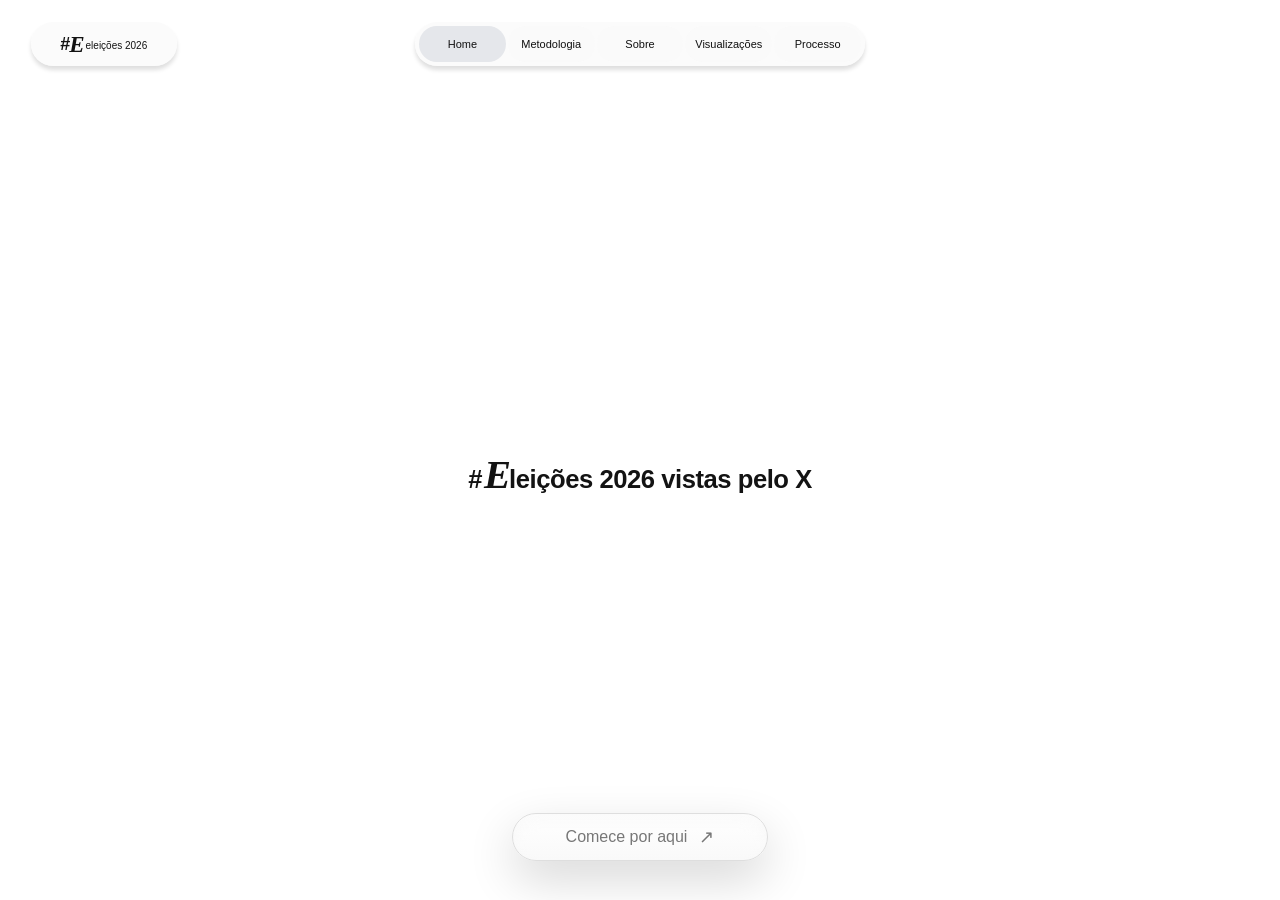
<file: index.html>
<!doctype html>
<html lang="pt-BR">
<head>
  <meta charset="utf-8">
  <meta name="viewport" content="width=device-width, initial-scale=1">
  <meta name="theme-color" content="#ffffff">
  <meta name="description" content="Eleições 2026 vistas pelo Twitter (X).">
  <link rel="icon" type="image/png" href="./assets/cropped_circle_image.ico">
  <title>#eleições2026 — Projeto</title>
  <link rel="stylesheet" href="style.css">
  <script src="scripts.js" defer></script>
</head>
<body>
  <div class="site-shell">
    <header class="site-header">
      <a class="brand-pill" href="#home" aria-label="Eleições 2026 — ir para a Home">
        <span class="brand-hash">#</span><span class="brand-initial">E</span><span class="brand-rest">eleições 2026</span>
      </a>
      <nav class="main-nav" aria-label="Navegação principal">
        <a href="#home" data-route="home" class="nav-link">Home</a>
        <a href="#metodologia" data-route="metodologia" class="nav-link">Metodologia</a>
        <a href="#sobre" data-route="sobre" class="nav-link">Sobre</a>
        <a href="#visualizacoes" data-route="visualizacoes" class="nav-link">Visualizações</a>
        <a href="./processo/index.html" class="nav-link">Processo</a>
      </nav>
    </header>

    <main id="mainContent">
      <section id="home" class="page home-page" aria-labelledby="homeTitle" data-page>
        <div class="home-intro" data-home-slide="0">
          <h1 id="homeTitle" class="home-title"><span class="display-hash">#</span><span class="display-initial">E</span><span class="display-word">leições 2026 vistas pelo X</span></h1>
          <button class="start-button" id="startHomeSlides" type="button">Comece por aqui <span aria-hidden="true">↗</span></button>
        </div>
        <div class="home-visual-slide slide-one" data-home-slide="1" hidden aria-label="Apresentação do projeto — primeiro slide">
          <img class="home-slide-art" width="2069" height="1242" src="assets/HOME_1.svg" alt="Jogando um pouco de luz sobre os tópicos de conversação no Twitter (X) durante o segundo turno das eleições 2026 no Brasil.">
        </div>
        <div class="home-visual-slide slide-two" data-home-slide="2" hidden aria-label="Apresentação do projeto — segundo slide">
          <img class="home-slide-art" width="2097" height="1242" src="assets/HOME_2.svg" alt="Se interessou? Navegue pelas visualizações para descobrir o que se andou falando na rede.">
        </div>
        <div class="home-visual-slide slide-three" data-home-slide="3" hidden>
          <img src="assets/HOME_0.svg" class="home-slide-centered" alt="Bandeira fim"/>
        </div>
        <div class="home-slide-controls" id="homeSlideControls" hidden aria-label="Controles da apresentação">
          <button id="homePrevious" class="slide-arrow" type="button" aria-label="Voltar slide">←</button>
          <div class="slide-dots" aria-label="Etapas da apresentação">
            <button type="button" data-go-slide="0" aria-label="Ir para a abertura"></button>
            <button type="button" data-go-slide="1" aria-label="Ir para o primeiro slide"></button>
            <button type="button" data-go-slide="2" aria-label="Ir para o segundo slide"></button>
            <button type="button" data-go-slide="3" aria-label="Ir para o terceiro slide"></button>
          </div>
          <button id="homeNext" class="slide-arrow" type="button" aria-label="Avançar slide">→</button>
        </div>
      </section>
      <section id="metodologia" class="page svg-page methodology-page" aria-label="Metodologia do projeto" data-page hidden>
        <img class="section-art methodology-art" src="assets/METODOLOGIA.svg" width="1247" height="867" alt="Metodologia: descrição dos procedimentos de coleta, processamento e visualização do projeto #Eleições2026.">
      </section>

      <section id="sobre" class="page svg-page about-page" aria-label="Sobre o projeto" data-page hidden>
        <img class="section-art about-art" src="assets/SOBRE.svg" width="875" height="875" alt="Sobre: apresentação do projeto #Eleições2026 dentro de uma forma circular azul.">
      </section>

      <section id="visualizacoes" class="page visualizations-page" aria-labelledby="visualizationsTitle" data-page hidden>
        <div class="visualizations-content">
          <h2 id="visualizationsTitle" class="visualizations-title">Explore as visualizações</h2>
          <p class="visualizations-description">Escolha uma forma de explorar os dados coletados no Twitter (X).</p>
          <div class="visualization-options">
            <a class="visualization-card" href="./network/index.html" aria-label="Abrir área do grafo de rede (em preparação)">
              <span class="visualization-graphic graph-preview" aria-hidden="true">
              </span>
              <span class="visualization-card-footer"><span><strong>Grafo de rede</strong><small>Relações e menções entre usuários</small></span><span class="visualization-arrow" aria-hidden="true">↗</span></span>
            </a>
            <a class="visualization-card" href="./visualizacoes/dashboard.html" aria-label="Abrir demonstração do dashboard de dados gerais">
              <span class="visualization-graphic chart-preview" aria-hidden="true">
              </span>
              <span class="visualization-card-footer"><span><strong>Dashboard de dados gerais</strong><small>Indicadores, postagens e hashtags</small></span><span class="visualization-arrow" aria-hidden="true">↗</span></span>
            </a>
          </div>
        </div>
      </section>
    </main>

  </div>
</body>
</html>
</file>
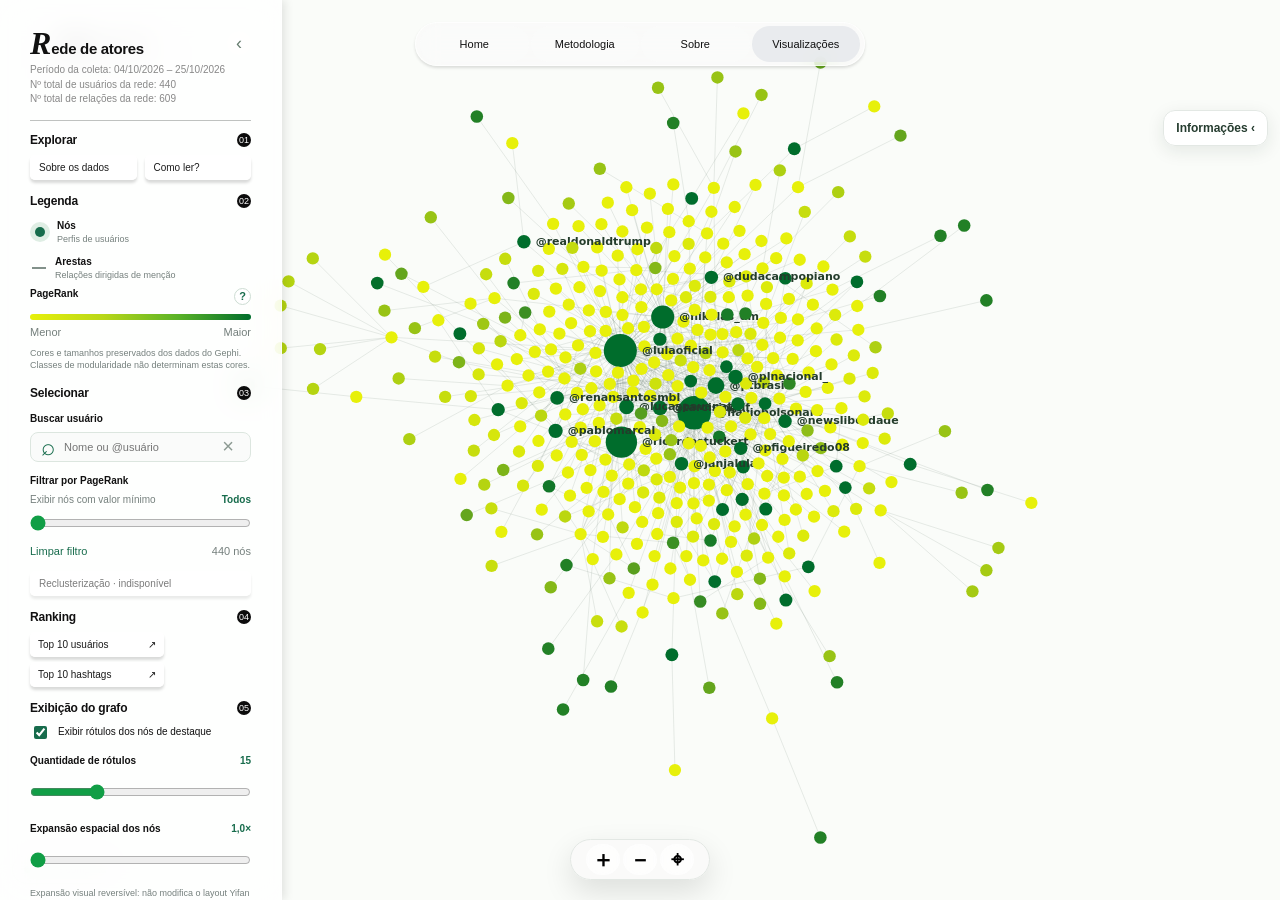
<file: network/index.html>
<!doctype html>
<html lang="pt-BR"><head><meta charset="utf-8"><meta name="viewport" content="width=device-width,initial-scale=1"><meta name="color-scheme" content="light"><title>Rede de atores — Exploração de relações</title><link rel="stylesheet" href="style.css"></head>
  <link rel="icon" type="image/png" href="../assets/cropped_circle_image.ico">
<body>
<div id="app" class="details-collapsed">
 <header class="site-header"><a class="brand-pill" href="../index.html#home" aria-label="Eleições 2026 — ir para a Home"><span class="brand-hash">#</span><span class="brand-initial">E</span><span class="brand-rest">eleições 2026</span></a><nav class="main-nav" aria-label="Navegação principal"><a href="../index.html#home" data-route="home" class="nav-link">Home</a><a href="../index.html#metodologia" data-route="metodologia" class="nav-link">Metodologia</a><a href="../index.html#sobre" data-route="sobre" class="nav-link">Sobre</a><a href="../index.html#visualizacoes" data-route="visualizacoes" class="nav-link active">Visualizações</a></nav></header>
 <aside class="sidebar" id="sidebar"><div class="sidebar-content"><div class="side-heading"><div class="side-brand"><span class="side-initial">R</span><h1>ede de atores</h1></div><button class="icon-btn panel-toggle" id="toggle-sidebar" aria-label="Recolher menu lateral" title="Recolher menu lateral">‹</button></div><div class="metadata"><p>Período da coleta: <strong>04/10/2026 – 25/10/2026</strong></p><p>Nº total de usuários da rede: <strong id="stat-nodes">—</strong></p><p>Nº total de relações da rede: <strong id="stat-edges">—</strong></p></div><section class="side-section"><div class="section-heading"><h2>Explorar</h2><span class="section-num">01</span></div><div class="button-grid"><button id="about-data" class="soft-btn">Sobre os dados</button><button id="how-read" class="soft-btn">Como ler?</button></div></section>
 <section class="side-section"><div class="section-heading"><h2>Legenda</h2><span class="section-num">02</span></div><div class="legend-row"><span class="legend-node"></span><div><strong>Nós</strong><small>Perfis de usuários</small></div></div><div class="legend-row"><span class="legend-edge"></span><div><strong>Arestas</strong><small>Relações dirigidas de menção</small></div></div><div class="legend-label">PageRank <button type="button" id="pagerank-help" class="help" aria-label="O que é PageRank?" title="O que é PageRank?">?</button></div><div class="colorbar"></div><div class="colorbar-label"><span>Menor</span><span>Maior</span></div><p class="hint">Cores e tamanhos preservados dos dados do Gephi. Classes de modularidade não determinam estas cores.</p></section>
 <section class="side-section"><div class="section-heading"><h2>Selecionar</h2><span class="section-num">03</span></div><label class="field-label" for="search">Buscar usuário</label><div class="search-wrap"><span aria-hidden="true">⌕</span><input id="search" placeholder="Nome ou @usuário" autocomplete="off" aria-label="Buscar usuário"><button id="clear-search" aria-label="Limpar busca" title="Limpar">×</button></div><div id="search-results" class="search-results" role="listbox"></div><label class="field-label" for="min-rank">Filtrar por PageRank</label><div class="range-head"><span>Exibir nós com valor mínimo</span><output id="rank-value">Todos</output></div><input type="range" id="min-rank" min="0" max="100" value="0" step="1"><div class="row-between"><button id="reset-filter" class="text-btn">Limpar filtro</button><span id="visible-nodes" class="count"></span></div><button class="soft-btn disabled-btn" disabled title="Requer dados ou processamento adicionais para gerar novos agrupamentos">Reclusterização · indisponível</button></section>
 <section class="side-section"><div class="section-heading"><h2>Ranking</h2><span class="section-num">04</span></div><div class="button-stack"><button id="open-users-ranking" class="soft-btn">Top 10 usuários <span aria-hidden="true">↗</span></button><button id="open-tags-ranking" class="soft-btn">Top 10 hashtags <span aria-hidden="true">↗</span></button></div></section><section class="side-section"><div class="section-heading"><h2>Exibição do grafo</h2><span class="section-num">05</span></div><label class="check-row"><input type="checkbox" id="show-labels" checked> Exibir rótulos dos nós de destaque</label><label class="field-label" for="label-count">Quantidade de rótulos <output id="label-count-value">15</output></label><input id="label-count" type="range" min="5" max="40" step="5" value="15"><label class="field-label" for="spread">Expansão espacial dos nós <output id="spread-value">1,0×</output></label><input id="spread" type="range" min="100" max="240" step="10" value="100"><p class="hint">Expansão visual reversível: não modifica o layout Yifan Hu salvo no arquivo original.</p><button id="reset-display" class="text-btn">Restaurar exibição</button></section><section class="side-section"><div class="section-heading"><h2>Métricas da rede</h2><span class="section-num">06</span></div><div class="metric-grid"><div class="metric"><span>Nós</span><strong id="metric-nodes">—</strong></div><div class="metric"><span>Arestas</span><strong id="metric-edges">—</strong></div><div class="metric"><span>Comunidades identificadas</span><strong id="metric-mod">—</strong></div><div class="metric"><span>Tipo de rede</span><strong>Dirigida</strong></div></div></section></div></aside>
 <button id="reopen-sidebar" class="floating-reopen floating-reopen-left" aria-label="Expandir menu lateral" title="Expandir menu lateral" hidden>› <span>Menu</span></button><main class="main"><div class="graph-area" id="graph-area"><canvas id="network" aria-label="Visualização interativa da rede de usuários"></canvas><div class="graph-overlay"><div class="graph-title"><span id="loading" class="loading">Carregando rede…</span></div><div class="graph-subtitle">Arraste os nós para deslocá-los; solte para retorno elástico</div></div><div id="tooltip" class="tooltip" hidden></div><div class="zoom-toolbar" aria-label="Controles da visualização"><button id="zoom-in" aria-label="Aproximar" title="Aproximar">＋</button><button id="zoom-out" aria-label="Afastar" title="Afastar">－</button><button id="zoom-home" aria-label="Restaurar enquadramento" title="Restaurar enquadramento">⌖</button></div><button id="open-menu" class="mobile-menu icon-btn" aria-label="Abrir menu">☰</button><div class="graph-footnote"><span class="status-dot"></span><span id="graph-state">Rede completa</span></div></div></main>
 <aside class="details" id="details"><div class="details-head"><div class="details-brand"><span class="details-initial">P</span><h2>ainel de informações</h2></div><div class="detail-actions"><button id="clear-selection" class="icon-btn" title="Limpar seleção" aria-label="Limpar seleção">×</button><button id="close-details" class="icon-btn panel-toggle" title="Recolher painel" aria-label="Recolher painel de informações">›</button></div></div><div id="details-empty" class="details-empty"><span class="empty-glyph">◎</span><strong>Selecione um usuário</strong><p>Clique em um nó no grafo ou pesquise um perfil para consultar seus atributos e conexões.</p></div><div id="details-selected" hidden><div class="selected-header"><div id="selected-avatar" class="avatar">@</div><div><h3 id="node-label"></h3><div id="node-fullname" class="muted"></div></div></div><div class="detail-cards"><div><small>PageRank</small><strong id="node-pr">—</strong></div><div><small>Grau de entrada</small><strong id="node-indeg">—</strong></div><div><small>Grau de saída</small><strong id="node-outdeg">—</strong></div><div><small>Grau total</small><strong id="node-degree">—</strong></div></div><h3 class="detail-subtitle">Atributos do perfil</h3><dl id="node-attributes" class="attr-list"></dl><h3 class="detail-subtitle">Conexões <span id="connections-number" class="muted"></span></h3><div class="direction-note"><span class="out-arrow">→</span> Mencionou <span class="in-arrow">←</span> Foi mencionado</div><div id="connections-list" class="connections"></div><button id="return-network" class="return-btn">Voltar à rede completa</button></div></aside><button id="reopen-details" class="floating-reopen floating-reopen-right" aria-label="Expandir painel de informações" title="Expandir painel de informações" hidden><span>Informações</span> ‹</button>
</div><div id="modal" class="modal" hidden><div class="modal-panel" role="dialog" aria-modal="true" aria-labelledby="modal-title"><div class="modal-head"><h2 id="modal-title"></h2><button id="modal-close" class="icon-btn" aria-label="Fechar">×</button></div><div id="modal-body" class="modal-body"></div></div></div><script src="app.js"></script></body></html>
</file>
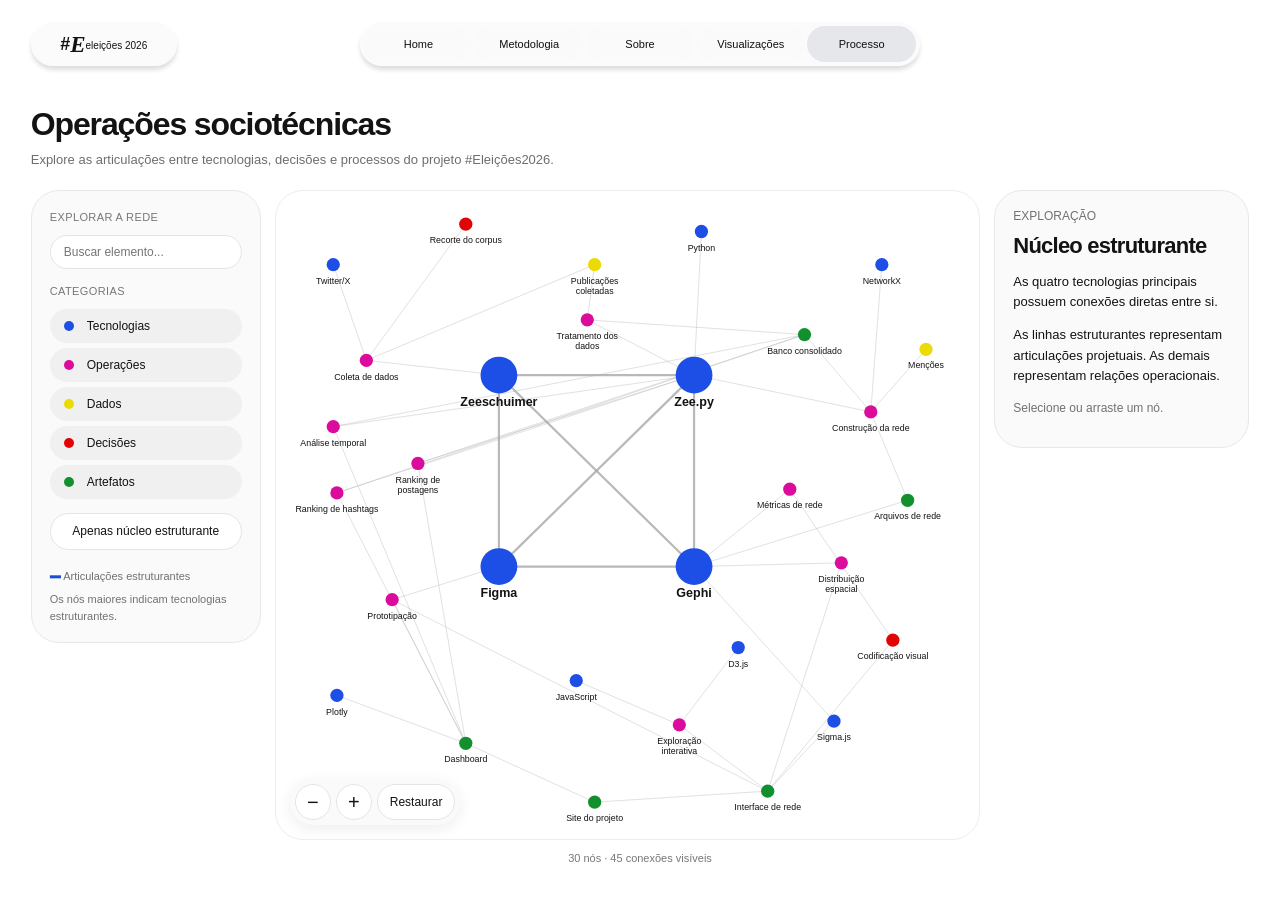
<file: processo/index.html>
<!doctype html>
<html lang="pt-BR">
<head>
  <meta charset="utf-8">
  <meta name="viewport" content="width=device-width,initial-scale=1">
  <meta name="theme-color" content="#ffffff">
  <link rel="icon" href="../assets/cropped_circle_image.ico">
  <title>#Eleições2026 — Operações sociotécnicas</title>

  <!-- Estilos da interface -->
  <style>
    :root {
      --white: #fff;
      --ink: #131313;
      --green: #15803d;
      --blue: #1d4ed8;
      --font-interface: "SF Pro Display","SF Pro Text",-apple-system,BlinkMacSystemFont,"Segoe UI",Arial,sans-serif;
      --font-display: "Libre Baskerville",Georgia,"Times New Roman",serif;
      color-scheme: light;
    }

    * {
      box-sizing: border-box;
    }

    body {
      margin: 0;
      background: #fff;
      color: var(--ink);
      font-family: var(--font-interface);
      -webkit-font-smoothing: antialiased;
    }

    button,input {
      font: inherit;
      color: inherit;
    }

    button {
      cursor: pointer;
    }

    button:focus-visible,input:focus-visible {
      outline: 2px solid var(--blue);
      outline-offset: 3px;
    }

    .site-header {
      height: 84px;
      display: flex;
      align-items: center;
      justify-content: center;
      position: relative;
      padding: 0 32px;
    }

    .brand-pill,.view-pill {
      height: 44px;
      border-radius: 30px;
      background: rgba(250,250,250,.94);
      box-shadow: 0 4px 4px #0002;
      display: flex;
      align-items: center;
      justify-content: center;
    }

    .brand-pill {
      position: absolute;
      left: clamp(12px,2.4vw,46px);
      padding: 0 15px;
      min-width: 146px;
      white-space: nowrap;
    }

    .brand-hash {
      font-size: 18px;
      font-weight: 750;
      line-height: 1;
    }

    .brand-initial {
      font-family: var(--font-display);
      font-style: italic;
      font-weight: 700;
      font-size: 23px;
      line-height: 1;
    }

    .brand-rest {
      font-size: 10px;
      margin-top: 3px;
    }

    .view-pill {
      padding: 0 24px;
      font-size: 12px;
      font-weight: 600;
      background: #f0f0f0;
    }

    main {
      max-width: 1600px;
      margin: auto;
      padding: 0 clamp(16px,2.4vw,46px) 20px;
    }

    .intro {
      margin: 12px 0 20px;
    }

    .intro h1 {
      font-size: clamp(25px,2.5vw,35px);
      letter-spacing: -.035em;
      font-weight: 680;
      margin: 0 0 7px;
    }

    .intro p {
      font-size: 13px;
      color: #6e6e6e;
      margin: 0;
    }

    .workspace {
      display: grid;
      grid-template-columns: 230px minmax(0,1fr) 255px;
      gap: 14px;
      align-items: start;
    }

    .controls,aside {
      background: #fafafa;
      border: 1px solid #e8e8e8;
      border-radius: 28px;
      padding: 18px;
      min-width: 0;
    }

    .controls {
      display: flex;
      flex-direction: column;
      gap: 14px;
    }

    .eyebrow {
      font-size: 11px;
      color: #777;
      letter-spacing: .035em;
      margin: 0 0 9px;
    }

    .legend {
      display: flex;
      flex-direction: column;
      gap: 5px;
    }

    button,input {
      border: 1px solid #e4e4e4;
      background: #fff;
      border-radius: 26px;
      padding: 9px 13px;
      font-size: 12px;
      transition: background .2s;
    }

    button:hover {
      background: #e5e7eb;
    }

    button.off {
      opacity: .38;
      background: transparent;
    }

    .legend button {
      text-align: left;
      display: flex;
      align-items: center;
      gap: 7px;
      border-color: transparent;
      background: #f0f0f0;
    }

    .legend button.off {
      background: transparent;
    }

    .dot {
      display: inline-block;
      width: 10px;
      height: 10px;
      border-radius: 50%;
      margin-right: 6px;
      flex: none;
    }

    input {
      width: 100%;
      min-width: 0;
    }

    .stage {
      position: relative;
      min-width: 0;
      background: white;
      border: 1px solid #ededed;
      border-radius: 28px;
      overflow: hidden;
    }

    .stage svg {
      display: block;
      width: 100%;
      height: clamp(480px,72vh,850px);
      touch-action: none;
    }

    .zoom {
      position: absolute;
      bottom: 14px;
      left: 14px;
      display: flex;
      gap: 5px;
      padding: 5px;
      background: #fafafa;
      border-radius: 30px;
      box-shadow: 0 4px 15px #00000012;
    }

    .zoom button {
      width: 36px;
      height: 36px;
      padding: 0;
      font-size: 20px;
    }

    .zoom #reset {
      width: auto;
      padding: 0 12px;
      font-size: 12px;
    }

    .core-key {
      font-size: 11px;
      color: #717171;
      line-height: 1.5;
    }

    .core-key span {
      color: var(--blue);
      font-size: 18px;
      vertical-align: middle;
    }

    aside {
      max-height: 72vh;
      overflow: auto;
      min-height: 240px;
    }

    aside h2 {
      font-size: 22px;
      letter-spacing: -.035em;
      margin: 10px 0;
    }

    p {
      line-height: 1.55;
    }

    .small {
      font-size: 12px;
      color: #717171;
    }

    aside p {
      font-size: 13px;
    }

    .connection {
      padding: 11px 0;
      border-bottom: 1px solid #e4e4e4;
      cursor: pointer;
      font-size: 13px;
    }

    .connection:hover {
      color: var(--blue);
    }

    #status {
      margin-top: 12px;
      text-align: center;
      font-size: 11px;
      color: #777;
    }

    #core {
      width: 100%;
      white-space: normal;
      line-height: 1.4;
    }

    #core:hover {
      border-color: var(--blue);
    }

    @media (max-width:1050px) {
      .workspace {
        grid-template-columns: 185px minmax(0,1fr) 210px;
        gap: 9px;
      }

      .controls,aside {
        padding: 13px;
        border-radius: 22px;
      }
    }

    @media (max-width:780px) {
      .site-header {
        height: 94px;
        justify-content: flex-end;
        padding: 0 16px;
      }

      .brand-pill {
        left: 16px;
        min-width: 0;
      }

      .view-pill {
        padding: 0 14px;
        font-size: 11px;
      }

      .workspace {
        grid-template-columns: 1fr;
      }

      .controls {
        gap: 9px;
      }

      .legend {
        flex-direction: row;
        flex-wrap: wrap;
      }

      .legend button {
        padding: 6px 9px;
      }

      .stage svg {
        height: 60vh;
        min-height: 360px;
      }

      aside {
        max-height: 350px;
        min-height: 0;
      }

      .intro {
        margin-top: 0;
      }

      .core-key {
        margin: 0;
      }
    }

    @media (prefers-reduced-motion:reduce) {
      button,input {
        transition: none;
      }
    }

    /* Navbar compartilhada com o index geral do projeto. */
    .site-header {
      height: 94px;
      align-items: flex-start;
      justify-content: center;
      padding: 22px 0 0;
      z-index: 40;
    }
    .brand-pill, .main-nav {
      height: 44px;
      border-radius: 30px;
      background: rgba(250,250,250,.79);
      box-shadow: 0 4px 4px rgba(0,0,0,.13);
    }
    .brand-pill {
      top: 22px;
      left: clamp(12px,2.4vw,46px);
      min-width: 146px;
      padding: 0 12px;
      text-decoration: none;
      color: inherit;
    }
    .main-nav {
      display: flex;
      align-items: center;
      justify-content: space-between;
      width: min(560px,calc(100vw - 240px));
      padding: 4px;
      gap: 2px;
    }
    .nav-link {
      display: flex;
      flex: 1;
      justify-content: center;
      align-items: center;
      min-width: 0;
      white-space: nowrap;
      text-decoration: none;
      border: 0;
      border-radius: 25px;
      background: #fafafa;
      font-size: 11px;
      font-weight: 500;
      height: 36px;
      color: #111;
      transition: background .2s ease;
    }
    .nav-link:hover, .nav-link.active { background: #e5e7eb; }
    .nav-link:focus-visible, .brand-pill:focus-visible {
      outline: 2px solid #333;
      outline-offset: 3px;
    }
    @media (max-width: 1150px) and (min-width: 781px) {
      .brand-pill { min-width: auto; }
      .brand-rest { display: none; }
      .main-nav { margin-left: 88px; }
    }
    @media (max-width: 780px) {
      .site-header { height: 108px; padding: 62px 0 0; }
      .brand-pill { top: 12px; left: 12px; height: 35px; min-width: 126px; padding: 0 10px; }
      .brand-hash { font-size: 16px; }
      .brand-initial { font-size: 20px; }
      .brand-rest { font-size: 9px; display: inline; }
      .main-nav { width: calc(100vw - 24px); height: 40px; padding: 3px; margin: 0; }
      .nav-link { height: 34px; font-size: 10px; }
    }
    @media (max-width: 410px) { .main-nav { gap: 0; } .nav-link { font-size: 9px; } }
    @media (prefers-reduced-motion: reduce) { .nav-link { transition: none; } }
  </style>
</head>

<body>
  <header class="site-header">
      <a class="brand-pill" href="../index.html#home" aria-label="Eleições 2026 — ir para a Home">
        <span class="brand-hash">#</span><span class="brand-initial">E</span><span class="brand-rest">eleições 2026</span>
      </a>
      <nav class="main-nav" aria-label="Navegação principal">
        <a href="../index.html#home" class="nav-link">Home</a>
        <a href="../index.html#metodologia" class="nav-link">Metodologia</a>
        <a href="../index.html#sobre" class="nav-link">Sobre</a>
        <a href="../index.html#visualizacoes" class="nav-link">Visualizações</a>
        <a href="./index.html" class="nav-link active" aria-current="page">Processo</a>
      </nav>
    </header>
  <main>
    <div class="intro">
      <h1>Operações sociotécnicas</h1>
      <p>Explore as articulações entre tecnologias, decisões e processos do projeto #Eleições2026.</p>
    </div>
    <div class="workspace">
      <section class="controls" aria-label="Controles de exploração">
        <div>
          <p class="eyebrow">EXPLORAR A REDE</p>
          <input id="search" aria-label="Buscar elemento" placeholder="Buscar elemento...">
        </div>
        <div>
          <p class="eyebrow">CATEGORIAS</p>
          <div id="legend" class="legend">
          </div>
        </div>
        <button id="core">Apenas núcleo estruturante</button>
        <div class="core-key"><span>━</span> Articulações estruturantes<br>Os nós maiores indicam tecnologias estruturantes.</div>
      </section>
      <div class="stage">
        <svg id="graph" viewBox="0 0 920 880" aria-label="Grafo de operações sociotécnicas">
        </svg>
        <div class="zoom">
          <button id="minus" aria-label="Diminuir zoom">−</button>
          <button id="plus" aria-label="Aumentar zoom">+</button>
          <button id="reset">Restaurar</button>
        </div>
      </div>
      <aside id="info" aria-label="Informações do elemento">
      </aside>
    </div>
    <div id="status" class="small" aria-live="polite">
    </div>
  </main>

  <!-- Dados e lógica interativa -->
  <script>
    // Dados da rede
    const data = {
        "nodes": [
            {
                "id": "x",
                "label": "Twitter/X",
                "category": "Tecnologias",
                "weight": 1,
                "x": 60,
                "y": 100,
                "description": "Plataforma de origem dos registros."
            },
            {
                "id": "recorte",
                "label": "Recorte do corpus",
                "category": "Decisões",
                "weight": 1,
                "x": 240,
                "y": 45,
                "description": "Delimitação temática, temporal, linguística e de engajamento."
            },
            {
                "id": "zeesch",
                "label": "Zeeschuimer",
                "category": "Tecnologias",
                "weight": 3,
                "x": 285,
                "y": 250,
                "description": "Tecnologia estruturante responsável pela coleta."
            },
            {
                "id": "collect",
                "label": "Coleta de dados",
                "category": "Operações",
                "weight": 1,
                "x": 105,
                "y": 230,
                "description": "Extração dos registros apresentados durante a navegação."
            },
            {
                "id": "raw",
                "label": "Publicações coletadas",
                "category": "Dados",
                "weight": 1,
                "x": 415,
                "y": 100,
                "description": "Registros obtidos na coleta."
            },
            {
                "id": "zee",
                "label": "Zee.py",
                "category": "Tecnologias",
                "weight": 3,
                "x": 550,
                "y": 250,
                "description": "Tecnologia estruturante responsável pelo tratamento, construção da rede e análise quantitativa."
            },
            {
                "id": "python",
                "label": "Python",
                "category": "Tecnologias",
                "weight": 1,
                "x": 560,
                "y": 55,
                "description": "Linguagem de implementação do script."
            },
            {
                "id": "nx",
                "label": "NetworkX",
                "category": "Tecnologias",
                "weight": 1,
                "x": 805,
                "y": 100,
                "description": "Biblioteca de modelagem de redes."
            },
            {
                "id": "clean",
                "label": "Tratamento dos dados",
                "category": "Operações",
                "weight": 1,
                "x": 405,
                "y": 175,
                "description": "Consolidação, validação e deduplicação dos registros."
            },
            {
                "id": "base",
                "label": "Banco consolidado",
                "category": "Artefatos",
                "weight": 1,
                "x": 700,
                "y": 195,
                "description": "Conjunto de registros organizados."
            },
            {
                "id": "net",
                "label": "Construção da rede",
                "category": "Operações",
                "weight": 1,
                "x": 790,
                "y": 300,
                "description": "Construção de relações direcionadas entre usuários."
            },
            {
                "id": "mentions",
                "label": "Menções",
                "category": "Dados",
                "weight": 1,
                "x": 865,
                "y": 215,
                "description": "Atributo utilizado para definir as relações."
            },
            {
                "id": "files",
                "label": "Arquivos de rede",
                "category": "Artefatos",
                "weight": 1,
                "x": 840,
                "y": 420,
                "description": "Exportações GEXF, JSON e CSV de eventos."
            },
            {
                "id": "gephi",
                "label": "Gephi",
                "category": "Tecnologias",
                "weight": 3,
                "x": 550,
                "y": 510,
                "description": "Tecnologia estruturante responsável pelas métricas e modelagem visual."
            },
            {
                "id": "metrics",
                "label": "Métricas de rede",
                "category": "Operações",
                "weight": 1,
                "x": 680,
                "y": 405,
                "description": "Grau e PageRank."
            },
            {
                "id": "layout",
                "label": "Distribuição espacial",
                "category": "Operações",
                "weight": 1,
                "x": 750,
                "y": 505,
                "description": "Organização espacial pelo algoritmo Yifan Hu."
            },
            {
                "id": "visual",
                "label": "Codificação visual",
                "category": "Decisões",
                "weight": 1,
                "x": 820,
                "y": 610,
                "description": "Diferenciação por cor e tamanho a partir do PageRank."
            },
            {
                "id": "sigma",
                "label": "Sigma.js",
                "category": "Tecnologias",
                "weight": 1,
                "x": 740,
                "y": 720,
                "description": "Tecnologia associada à exportação web."
            },
            {
                "id": "figma",
                "label": "Figma",
                "category": "Tecnologias",
                "weight": 3,
                "x": 285,
                "y": 510,
                "description": "Tecnologia estruturante responsável pela concepção visual e prototipação."
            },
            {
                "id": "proto",
                "label": "Prototipação",
                "category": "Operações",
                "weight": 1,
                "x": 140,
                "y": 555,
                "description": "Organização gráfica das interfaces."
            },
            {
                "id": "rank",
                "label": "Ranking de postagens",
                "category": "Operações",
                "weight": 1,
                "x": 175,
                "y": 370,
                "description": "Ordenação por soma das interações."
            },
            {
                "id": "tags",
                "label": "Ranking de hashtags",
                "category": "Operações",
                "weight": 1,
                "x": 65,
                "y": 410,
                "description": "Ordenação das hashtags por frequência."
            },
            {
                "id": "time",
                "label": "Análise temporal",
                "category": "Operações",
                "weight": 1,
                "x": 60,
                "y": 320,
                "description": "Agregação de publicações por dia e minuto."
            },
            {
                "id": "plotly",
                "label": "Plotly",
                "category": "Tecnologias",
                "weight": 1,
                "x": 65,
                "y": 685,
                "description": "Biblioteca de gráficos interativos."
            },
            {
                "id": "dash",
                "label": "Dashboard",
                "category": "Artefatos",
                "weight": 1,
                "x": 240,
                "y": 750,
                "description": "Ambiente de síntese quantitativa."
            },
            {
                "id": "js",
                "label": "JavaScript",
                "category": "Tecnologias",
                "weight": 1,
                "x": 390,
                "y": 665,
                "description": "Implementação de navegação e interação."
            },
            {
                "id": "d3",
                "label": "D3.js",
                "category": "Tecnologias",
                "weight": 1,
                "x": 610,
                "y": 620,
                "description": "Biblioteca associada à maleabilidade dos nós."
            },
            {
                "id": "interact",
                "label": "Exploração interativa",
                "category": "Operações",
                "weight": 1,
                "x": 530,
                "y": 725,
                "description": "Busca, filtros, seleção, zoom e manipulação."
            },
            {
                "id": "ui",
                "label": "Interface de rede",
                "category": "Artefatos",
                "weight": 1,
                "x": 650,
                "y": 815,
                "description": "Ambiente interativo de exploração das relações."
            },
            {
                "id": "site",
                "label": "Site do projeto",
                "category": "Artefatos",
                "weight": 1,
                "x": 415,
                "y": 830,
                "description": "Integração da rede, dashboard e contextualização."
            }
        ],
        "edges": [
            {
                "source": "x",
                "target": "collect",
                "relation": "fornece registros",
                "core": false
            },
            {
                "source": "recorte",
                "target": "collect",
                "relation": "delimita",
                "core": false
            },
            {
                "source": "zeesch",
                "target": "collect",
                "relation": "viabiliza",
                "core": false
            },
            {
                "source": "collect",
                "target": "raw",
                "relation": "produz",
                "core": false
            },
            {
                "source": "raw",
                "target": "clean",
                "relation": "alimenta",
                "core": false
            },
            {
                "source": "zee",
                "target": "clean",
                "relation": "executa",
                "core": false
            },
            {
                "source": "clean",
                "target": "base",
                "relation": "produz",
                "core": false
            },
            {
                "source": "python",
                "target": "zee",
                "relation": "implementa",
                "core": false
            },
            {
                "source": "nx",
                "target": "net",
                "relation": "viabiliza",
                "core": false
            },
            {
                "source": "zee",
                "target": "net",
                "relation": "executa",
                "core": false
            },
            {
                "source": "base",
                "target": "net",
                "relation": "alimenta",
                "core": false
            },
            {
                "source": "mentions",
                "target": "net",
                "relation": "define relações",
                "core": false
            },
            {
                "source": "net",
                "target": "files",
                "relation": "produz",
                "core": false
            },
            {
                "source": "files",
                "target": "gephi",
                "relation": "alimenta",
                "core": false
            },
            {
                "source": "gephi",
                "target": "metrics",
                "relation": "calcula",
                "core": false
            },
            {
                "source": "gephi",
                "target": "layout",
                "relation": "executa",
                "core": false
            },
            {
                "source": "metrics",
                "target": "visual",
                "relation": "fundamenta",
                "core": false
            },
            {
                "source": "layout",
                "target": "ui",
                "relation": "fornece coordenadas",
                "core": false
            },
            {
                "source": "visual",
                "target": "ui",
                "relation": "orienta",
                "core": false
            },
            {
                "source": "gephi",
                "target": "sigma",
                "relation": "prepara exportação",
                "core": false
            },
            {
                "source": "sigma",
                "target": "ui",
                "relation": "viabiliza",
                "core": false
            },
            {
                "source": "zee",
                "target": "rank",
                "relation": "executa",
                "core": false
            },
            {
                "source": "zee",
                "target": "tags",
                "relation": "executa",
                "core": false
            },
            {
                "source": "zee",
                "target": "time",
                "relation": "executa",
                "core": false
            },
            {
                "source": "base",
                "target": "rank",
                "relation": "alimenta",
                "core": false
            },
            {
                "source": "base",
                "target": "tags",
                "relation": "alimenta",
                "core": false
            },
            {
                "source": "base",
                "target": "time",
                "relation": "alimenta",
                "core": false
            },
            {
                "source": "rank",
                "target": "dash",
                "relation": "integra",
                "core": false
            },
            {
                "source": "tags",
                "target": "dash",
                "relation": "integra",
                "core": false
            },
            {
                "source": "time",
                "target": "dash",
                "relation": "integra",
                "core": false
            },
            {
                "source": "plotly",
                "target": "dash",
                "relation": "viabiliza",
                "core": false
            },
            {
                "source": "figma",
                "target": "proto",
                "relation": "viabiliza",
                "core": false
            },
            {
                "source": "proto",
                "target": "dash",
                "relation": "orienta",
                "core": false
            },
            {
                "source": "proto",
                "target": "ui",
                "relation": "orienta",
                "core": false
            },
            {
                "source": "js",
                "target": "interact",
                "relation": "implementa",
                "core": false
            },
            {
                "source": "d3",
                "target": "interact",
                "relation": "viabiliza maleabilidade",
                "core": false
            },
            {
                "source": "interact",
                "target": "ui",
                "relation": "integra",
                "core": false
            },
            {
                "source": "dash",
                "target": "site",
                "relation": "integra",
                "core": false
            },
            {
                "source": "ui",
                "target": "site",
                "relation": "integra",
                "core": false
            },
            {
                "source": "zeesch",
                "target": "zee",
                "relation": "articulação projetual",
                "core": true
            },
            {
                "source": "zeesch",
                "target": "gephi",
                "relation": "articulação projetual",
                "core": true
            },
            {
                "source": "zeesch",
                "target": "figma",
                "relation": "articulação projetual",
                "core": true
            },
            {
                "source": "zee",
                "target": "gephi",
                "relation": "articulação projetual",
                "core": true
            },
            {
                "source": "zee",
                "target": "figma",
                "relation": "articulação projetual",
                "core": true
            },
            {
                "source": "gephi",
                "target": "figma",
                "relation": "articulação projetual",
                "core": true
            }
        ]
    };

    // Estado e interação
    // Configuração visual independente dos dados da rede.
    const visualConfig = {
        palette: {
            "Tecnologias": "#1d4fe7", 
            "Operações": "#db0b9b", 
            "Dados": "#ebdb05",
            "Decisões": "#e20404",
            "Artefatos": "#12902e"
        },
        nodes: {
            coreRadius: 25,
            defaultRadius: 9,
            selectedStroke: "#131313"
        },
        edges: {
            coreColor: "#1D4ED8",
            defaultColor: "#A8A8A8",
            coreWidth: 3,
            defaultWidth: 1.2,
            selectedWidth: 2.5
        },
        labels: {
            color: "#131313",
            coreSize: 17,
            defaultSize: 12
        }
    };

    // Formação da rede, sem atributos de cor nos nós.
    const nodes = data.nodes.map(n => ({ ...n, ox: n.x, oy: n.y }));
    const edges = data.edges;
    const by = Object.fromEntries(nodes.map(n => [n.id, n]));

    // Atribuição visual por categoria, durante a renderização.
    const cats = visualConfig.palette;
    const nodeColor = n => cats[n.category];
    document.querySelector('.core-key span').style.color = visualConfig.edges.coreColor;
    const svg = document.querySelector('#graph'), info = document.querySelector('#info'), legend = document.querySelector('#legend'), ns = 'http://www.w3.org/2000/svg';
    let active = new Set(Object.keys(cats)), selected = null, zoom = 1, query = '', coreOnly = false, drag = null;
    function el(t, a = {}, txt) {
        let e = document.createElementNS(ns, t);
        for (const [k, v] of Object.entries(a))
            e.setAttribute(k, v);
        if (txt !== undefined)
            e.textContent = txt;
        return e;
    }
    for (const [label, color] of Object.entries(cats)) {
        let b = document.createElement('button');
        b.innerHTML = '<span class="dot" style="background:' + color + '"></span>' + label;
        b.onclick = () => {
            active.has(label) ? active.delete(label) : active.add(label);
            b.classList.toggle('off', !active.has(label));
            render();
        };
        legend.append(b);
    }
    function select(id) {
        selected = selected === id ? null : id;
        details();
        render();
    }
    function details() {
        if (!selected) {
            info.innerHTML = '<div class="small">EXPLORAÇÃO</div><h2>Núcleo estruturante</h2><p>As quatro tecnologias principais possuem conexões diretas entre si.</p><p>As linhas estruturantes representam articulações projetuais. As demais representam relações operacionais.</p><p class="small">Selecione ou arraste um nó.</p>';
            return;
        }
        let n = by[selected], rel = edges.filter(e => e.source === selected || e.target === selected).sort((a, b) => Number(b.core) - Number(a.core));
        info.innerHTML = '<div class="small"><span class="dot" style="background:' + nodeColor(n) + '"></span>' + n.category + '</div><h2>' + n.label + '</h2><p>' + n.description + '</p>' + (n.weight === 3 ? '<p class="small">Relevância estruturante · peso 3</p>' : '') + '<strong>' + rel.length + ' conexões</strong>';
        for (const e of rel) {
            let out = e.source === selected, other = by[out ? e.target : e.source], d = document.createElement('div');
            d.className = 'connection';
            d.innerHTML = '<div class="small" style="color:' + (e.core ? visualConfig.edges.coreColor : 'inherit') + '">' + (e.core ? '↔ ' : out ? '→ ' : '← ') + e.relation + '</div>' + other.label;
            d.onclick = () => select(other.id);
            info.append(d);
        }
    }
    function render() {
        svg.replaceChildren();
        let g = el('g', { transform: `translate(${460 * (1 - zoom)},${440 * (1 - zoom)}) scale(${zoom})` });
        svg.append(g);
        let visible = new Set(nodes.filter(n => active.has(n.category) && (!coreOnly || n.weight === 3) && (!query || (n.label + ' ' + n.description).toLowerCase().includes(query))).map(n => n.id));
        if (query && !coreOnly) {
            let m = new Set(visible);
            for (const e of edges) {
                if (m.has(e.source) && active.has(by[e.target].category))
                    visible.add(e.target);
                if (m.has(e.target) && active.has(by[e.source].category))
                    visible.add(e.source);
            }
        }
        let near = new Set([selected]), count = 0;
        for (const e of edges) {
            if (e.source === selected)
                near.add(e.target);
            if (e.target === selected)
                near.add(e.source);
            if (!visible.has(e.source) || !visible.has(e.target))
                continue;
            count++;
            let p = by[e.source], q = by[e.target], hi = selected && (e.source === selected || e.target === selected), l = el('line', { x1: p.x, y1: p.y, x2: q.x, y2: q.y, stroke: hi
    ? nodeColor(by[selected])
    : visualConfig.edges.defaultColor, 'stroke-width': e.core ? visualConfig.edges.coreWidth : hi ? visualConfig.edges.selectedWidth : visualConfig.edges.defaultWidth, opacity: selected ? (hi ? 1 : .08) : e.core ? .8 : .38 });
            l.append(el('title', {}, p.label + (e.core ? ' ↔ ' : ' → ') + q.label + ': ' + e.relation));
            g.append(l);
        }
        for (const n of nodes) {
            if (!visible.has(n.id))
                continue;
            let r = n.weight === 3 ? visualConfig.nodes.coreRadius : visualConfig.nodes.defaultRadius, ng = el('g', { transform: `translate(${n.x},${n.y})`, opacity: selected && !near.has(n.id) ? .12 : 1, style: 'cursor:grab' });
            ng.append(el('circle', { r, fill: nodeColor(n), stroke: selected === n.id ? visualConfig.nodes.selectedStroke : 'none', 'stroke-width': 2 }));
            let t = el('text', { y: r + 17, 'text-anchor': 'middle', 'font-size': n.weight === 3 ? visualConfig.labels.coreSize : visualConfig.labels.defaultSize, 'font-weight': n.weight === 3 ? 700 : 400, fill: visualConfig.labels.color });
            if (n.label.length > 19) {
                let a = '', b = '';
                for (const w of n.label.split(' ')) {
                    if (!b && (a + ' ' + w).trim().length <= 17)
                        a = (a + ' ' + w).trim();
                    else
                        b = (b + ' ' + w).trim();
                }
                t.append(el('tspan', { x: 0 }, a), el('tspan', { x: 0, dy: 14 }, b));
            }
            else
                t.textContent = n.label;
            ng.append(t, el('title', {}, n.description));
            ng.onpointerdown = e => {
                e.preventDefault();
                drag = { n, x: e.clientX, y: e.clientY, moved: false };
                svg.setPointerCapture(e.pointerId);
            };
            g.append(ng);
        }
        document.querySelector('#status').textContent = visible.size + ' nós · ' + count + ' conexões visíveis';
    }
    svg.onpointermove = e => {
        if (!drag)
            return;
        if (Math.hypot(e.clientX - drag.x, e.clientY - drag.y) > 4)
            drag.moved = true;
        if (drag.moved) {
            let p = svg.createSVGPoint();
            p.x = e.clientX;
            p.y = e.clientY;
            p = p.matrixTransform(svg.getScreenCTM().inverse());
            drag.n.x = (p.x - 460 * (1 - zoom)) / zoom;
            drag.n.y = (p.y - 440 * (1 - zoom)) / zoom;
            render();
        }
    };
    svg.onpointerup = () => {
        if (drag && !drag.moved)
            select(drag.n.id);
        drag = null;
    };
    svg.onpointercancel = () => drag = null;
    document.querySelector('#search').oninput = e => {
        query = e.target.value.toLowerCase();
        render();
    };
    document.querySelector('#plus').onclick = () => {
        zoom = Math.min(3, zoom * 1.2);
        render();
    };
    document.querySelector('#minus').onclick = () => {
        zoom = Math.max(.6, zoom / 1.2);
        render();
    };
    document.querySelector('#core').onclick = e => {
        coreOnly = !coreOnly;
        selected = null;
        query = '';
        active.add('Tecnologias');
        legend.firstChild.classList.remove('off');
        document.querySelector('#search').value = '';
        e.target.textContent = coreOnly ? 'Exibir rede completa' : 'Apenas núcleo estruturante';
        details();
        render();
    };
    document.querySelector('#reset').onclick = () => {
        nodes.forEach(n => {
            n.x = n.ox;
            n.y = n.oy;
        });
        active = new Set(Object.keys(cats));
        selected = null;
        zoom = 1;
        query = '';
        coreOnly = false;
        document.querySelector('#search').value = '';
        document.querySelector('#core').textContent = 'Apenas núcleo estruturante';
        legend.querySelectorAll('button').forEach(b => b.classList.remove('off'));
        details();
        render();
    };
    details();
    render();
  </script>
</body>
</html>
</file>
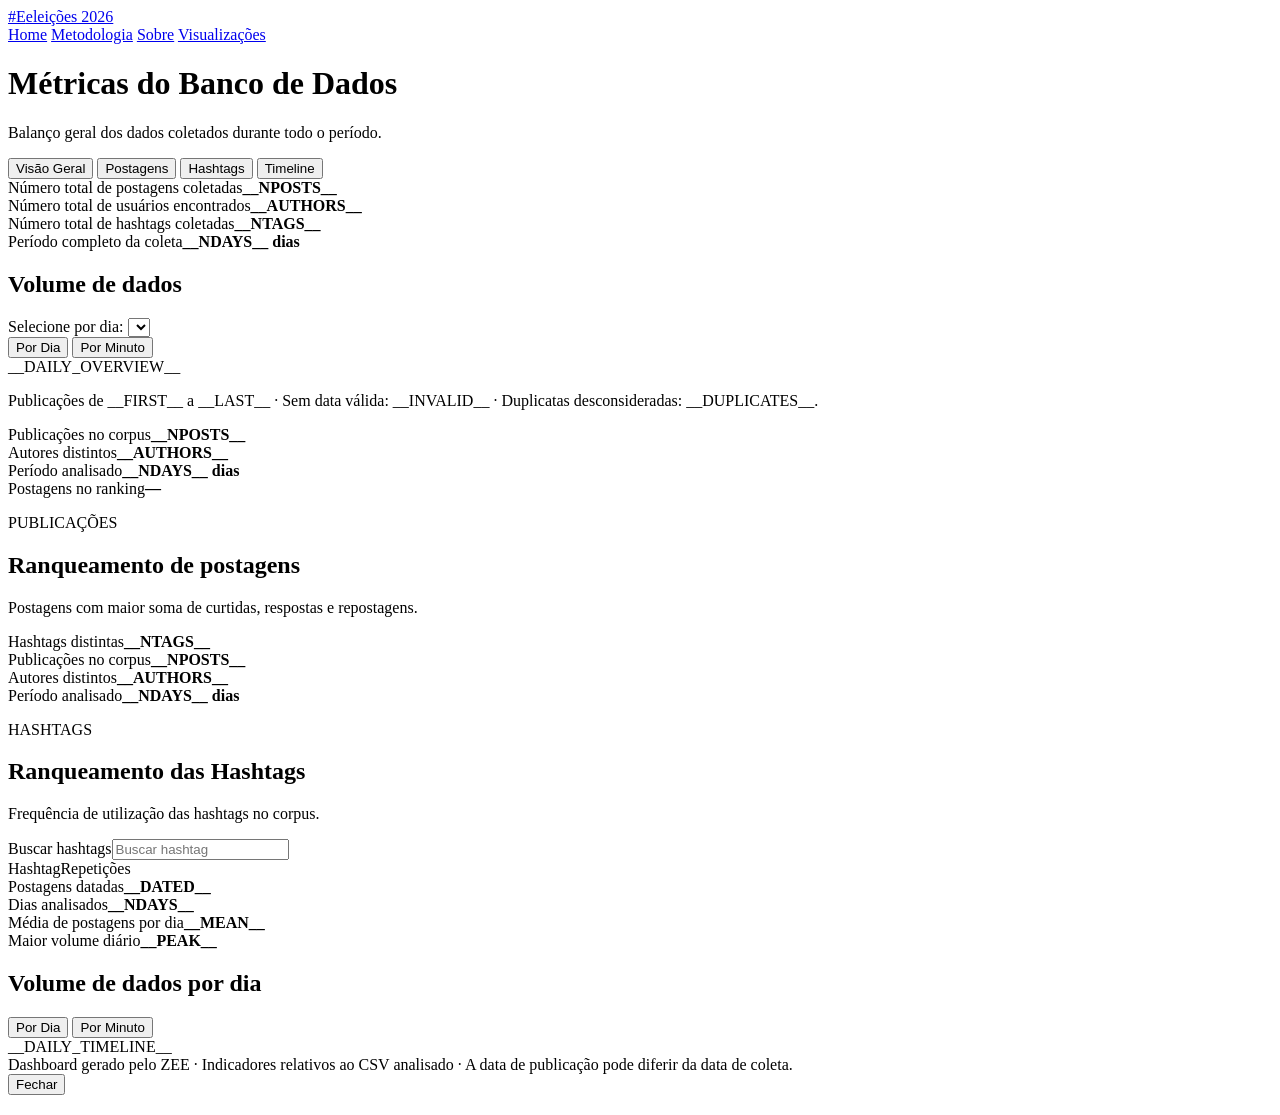
<file: dashboard/template.html>
<!doctype html>
<html lang="pt-BR">
<head>
  <meta charset="utf-8">
  <meta name="viewport" content="width=device-width, initial-scale=1">
  <meta name="theme-color" content="#ffffff">
  <title>ZEE — Métricas do banco de dados</title>
  <style>__STYLE__</style>
  <script>__PLOTLY__</script>
</head>
<body>
<div class="site">
  <header class="site-header dashboard-site-header">
    <a class="brand-pill" id="brandHome" href="../index.html#home" aria-label="Eleições 2026 — ir para a Home">
      <span class="brand-hash">#</span><span class="brand-initial">E</span><span class="brand-rest">eleições 2026</span>
    </a>
    <nav class="main-nav" aria-label="Navegação principal">
      <a class="nav-link" href="../index.html#home">Home</a>
      <a class="nav-link" href="../index.html#metodologia">Metodologia</a>
      <a class="nav-link" href="../index.html#sobre">Sobre</a>
      <a class="nav-link active" href="../index.html#visualizacoes" aria-current="page">Visualizações</a>
    </nav>
  </header>
  <div class="intro">
    <h1><span class="initial">M</span>étricas do Banco de Dados</h1>
    <p>Balanço geral dos dados coletados durante todo o período.</p>
  </div>
  <nav class="tabs" aria-label="Telas do dashboard">
    <button class="active" type="button" data-tab="overview" aria-current="page">Visão Geral</button>
    <button type="button" data-tab="posts">Postagens</button>
    <button type="button" data-tab="tags">Hashtags</button>
    <button type="button" data-tab="timeline">Timeline</button>
  </nav>
  <main>
    <section id="overview" class="tab active" aria-label="Visão geral do corpus">
      <div class="metrics-wrap"><div class="metrics">
        <article class="metric"><span>Número total de postagens coletadas</span><strong>__NPOSTS__</strong></article>
        <article class="metric"><span>Número total de usuários encontrados</span><strong>__AUTHORS__</strong></article>
        <article class="metric"><span>Número total de hashtags coletadas</span><strong>__NTAGS__</strong></article>
        <article class="metric"><span>Período completo da coleta</span><strong>__NDAYS__ dias</strong></article>
      </div></div>
      <section class="panel chart-panel" aria-labelledby="overviewTitle">
        <div class="toolbar"><h2 id="overviewTitle">Volume de dados</h2>
          <label class="field-label">Selecione por dia: <select id="overviewDay" aria-label="Selecionar dia para o gráfico por minuto"></select></label>
        </div>
        <div class="toggle" aria-label="Agrupamento temporal do gráfico">
          <button id="overviewDailyButton" type="button" aria-pressed="true">Por Dia</button>
          <button id="overviewMinuteButton" type="button" aria-pressed="false">Por Minuto</button>
        </div>
        <div class="graph-area"><div id="overviewDailyChart" class="graphbox">__DAILY_OVERVIEW__</div><div id="overviewMinuteChart" class="graphbox hidden"></div></div>
      </section>
      <p class="footnote">Publicações de __FIRST__ a __LAST__ · Sem data válida: __INVALID__ · Duplicatas desconsideradas: __DUPLICATES__.</p>
    </section>

    <section id="posts" class="tab" aria-label="Ranqueamento de postagens">
      <div class="metrics-wrap"><div class="metrics compact-metrics">
        <article class="metric"><span>Publicações no corpus</span><strong>__NPOSTS__</strong></article>
        <article class="metric"><span>Autores distintos</span><strong>__AUTHORS__</strong></article>
        <article class="metric"><span>Período analisado</span><strong>__NDAYS__ dias</strong></article>
        <article class="metric"><span>Postagens no ranking</span><strong id="postsCount">—</strong></article>
      </div></div>
      <section class="panel" aria-labelledby="postsHeading">
        <div class="section-heading"><div><p class="eyebrow">PUBLICAÇÕES</p><h2 id="postsHeading">Ranqueamento de postagens</h2><p class="subtext">Postagens com maior soma de curtidas, respostas e repostagens.</p></div><span class="count-label" id="postsTotal"></span></div>
        <div id="postList" class="post-grid" tabindex="0" aria-label="Lista de postagens, rolável"></div>
      </section>
    </section>

    <section id="tags" class="tab" aria-label="Ranqueamento de hashtags">
      <div class="metrics-wrap"><div class="metrics compact-metrics">
        <article class="metric"><span>Hashtags distintas</span><strong>__NTAGS__</strong></article>
        <article class="metric"><span>Publicações no corpus</span><strong>__NPOSTS__</strong></article>
        <article class="metric"><span>Autores distintos</span><strong>__AUTHORS__</strong></article>
        <article class="metric"><span>Período analisado</span><strong>__NDAYS__ dias</strong></article>
      </div></div>
      <section class="panel" aria-labelledby="tagsHeading">
        <div class="section-heading"><div><p class="eyebrow">HASHTAGS</p><h2 id="tagsHeading">Ranqueamento das Hashtags</h2><p class="subtext">Frequência de utilização das hashtags no corpus.</p></div><div class="tag-actions"><span class="count-label" id="tagsTotal"></span><label class="search-wrap"><span class="visually-hidden">Buscar hashtags</span><input id="tagSearch" type="search" placeholder="Buscar hashtag" autocomplete="off"></label></div></div>
        <div class="tag-list-header"><span>Hashtag</span><span>Repetições</span></div>
        <div id="tagList" class="tag-list" tabindex="0" aria-label="Ranking de hashtags, rolável"></div>
      </section>
    </section>

    <section id="timeline" class="tab" aria-label="Timeline de postagens">
      <div class="metrics-wrap"><div class="metrics">
        <article class="metric"><span>Postagens datadas</span><strong>__DATED__</strong></article>
        <article class="metric"><span>Dias analisados</span><strong>__NDAYS__</strong></article>
        <article class="metric"><span>Média de postagens por dia</span><strong>__MEAN__</strong></article>
        <article class="metric"><span>Maior volume diário</span><strong>__PEAK__</strong></article>
      </div></div>
      <section class="panel chart-panel" aria-labelledby="timelineHeading">
        <div class="toolbar">
          <h2 id="timelineHeading">Volume de dados por dia</h2>
          <div class="timeline-filters" id="timelineMinuteFilters" hidden>
            <label class="field-label">Selecione por dia: <select id="day" aria-label="Dia das publicações"></select></label>
            <label class="field-label">Horário: <select id="timelineHour" aria-label="Selecionar intervalo de uma hora"></select></label>
          </div>
        </div>
        <div class="toggle" aria-label="Agrupamento temporal da Timeline">
          <button id="timelineDailyButton" type="button" aria-pressed="true">Por Dia</button>
          <button id="timelineMinuteButton" type="button" aria-pressed="false">Por Minuto</button>
        </div>
        <div class="graph-area">
          <div id="timelineDailyChart" class="graphbox">__DAILY_TIMELINE__</div>
          <div id="minuteChart" class="graphbox hidden"></div>
        </div>
        <p id="timelineMinuteNote" class="subtext" hidden>Intervalos de um minuto, incluindo períodos sem postagens. Fuso: __TZ__.</p>
      </section>
    </section>
  </main>
  <footer>Dashboard gerado pelo ZEE · Indicadores relativos ao CSV analisado · A data de publicação pode diferir da data de coleta.</footer>
</div>
<div class="dialog-backdrop" id="infoDialog" role="presentation"><div class="dialog" role="dialog" aria-modal="true" aria-labelledby="dialogTitle"><button class="dialog-close" type="button" id="dialogClose">Fechar</button><h2 id="dialogTitle"></h2><div id="dialogBody"></div></div></div>
<script>__SCRIPT__</script>
</body>
</html>
</file>
<file: style.css>
:root {
  --white:#fff;--ink:#131313;--green:#15803d;--blue:#1d4ed8;
  --font-interface:"SF Pro Display","SF Pro Text",-apple-system,BlinkMacSystemFont,"Segoe UI",Arial,sans-serif;
  --font-display:"Libre Baskerville",Georgia,"Times New Roman",serif;
  color-scheme:light;
}
*{box-sizing:border-box}
html,body{min-height:100%;margin:0}
body{background:var(--white);color:var(--ink);font-family:var(--font-interface);-webkit-font-smoothing:antialiased}
button,a{font:inherit}
a{color:inherit}
button{cursor:pointer}
[hidden]{display:none!important}
.site-shell{min-height:100dvh;position:relative;overflow:hidden}
.site-header{height:112px;position:relative;z-index:10;display:flex;align-items:flex-start;justify-content:center;padding-top:36px}
.brand-pill,.main-nav{height:56px;background:rgba(250,250,250,.79);border-radius:37px;box-shadow:0 4px 4px rgba(0,0,0,.13)}
.brand-pill{position:absolute;left:clamp(22px,4.8vw,93px);top:36px;display:flex;align-items:center;justify-content:center;min-width:176px;padding:0 17px;text-decoration:none;white-space:nowrap}
.brand-hash{font-size:23px;font-weight:750;line-height:1;align-self:center;margin-right:-1px}
.brand-initial{font-family:var(--font-display);font-weight:700;font-style:italic;font-size:29px;line-height:1;margin-right:1px}
.brand-rest{font-size:12px;line-height:1.1;align-self:center;margin-top:6px}
.main-nav{display:flex;align-items:center;gap:4px;padding:6px;width:min(520px,calc(100vw - 32px));justify-content:space-between}
.nav-link{display:flex;flex:1;justify-content:center;align-items:center;min-width:0;white-space:nowrap;text-decoration:none;border:0;border-radius:32px;background:#fafafa;font-size:12px;font-weight:500;height:44px;color:#111;transition:background .2s ease}
.nav-link:hover,.nav-link.active{background:#e5e7eb}
.nav-link:focus-visible,.brand-pill:focus-visible,.start-button:focus-visible{outline:2px solid #333;outline-offset:3px}
main{position:relative}
.page{position:relative;height:calc(100dvh - 112px);min-height:610px;overflow:hidden}
.home-page{display:grid;place-items:center}
.home-title{display:flex;align-items:baseline;justify-content:center;max-width:calc(100% - 36px);margin:-28px 0 0;font-size:clamp(22px,2vw,30px);font-weight:700;letter-spacing:-.45px;line-height:1.5;text-align:center;white-space:normal}
.display-hash{font-family:var(--font-interface);font-weight:700;margin-right:2px}
.display-initial{font-family:var(--font-display);font-weight:700;font-style:italic;font-size:1.58em;line-height:.75;margin-right:-.035em}
.display-word{max-width:90vw}
.start-button{position:absolute;bottom:clamp(26px,4.3vh,55px);left:50%;transform:translateX(-50%);display:inline-flex;align-items:center;justify-content:center;gap:12px;min-width:256px;height:48px;padding:0 26px;border-radius:34px;background:linear-gradient(180deg,#fff 0%,#f9f9f9 100%);border:1px solid #dedede;box-shadow:0 18px 48px rgba(0,0,0,.16),inset 0 8px 12px rgba(230,230,230,.15);text-decoration:none;font-size:16px;color:#777}
.start-button span{font-size:18px}
.methodology-page{display:flex;align-items:center;justify-content:center;padding:64px 40px 30px}
.methodology-stage{position:relative;width:min(1200px,90vw);height:min(760px,calc(100dvh - 222px));min-height:550px}
.methodology-paper{position:absolute;inset:0;background:var(--green);transform:rotate(-2.86deg);box-shadow:0 4px 6px rgba(0,0,0,.25)}
.methodology-mark{position:absolute;width:80px;height:80px;left:50%;transform:translateX(-50%);top:-40px;border-radius:50%;background:var(--blue)}
.methodology-content{position:relative;height:100%;color:white;max-width:890px;margin:0 auto;padding:30px 0 40px;display:flex;flex-direction:column;align-items:stretch;overflow:hidden}
.section-title{font-size:30px;font-weight:700;letter-spacing:-.35px;display:flex;align-items:baseline;justify-content:center;line-height:1.3;margin:0 0 45px}
.prose{font-size:16px;line-height:1.45;text-align:justify;overflow-y:auto;overscroll-behavior:contain;scrollbar-width:thin;scrollbar-color:rgba(255,255,255,.5) transparent}
.prose p{margin:0 0 18px}
.methodology-copy{padding:0 14px;flex:1}
.about-page{display:flex;align-items:center;justify-content:center;padding:25px 18px 30px}
.about-orbit{width:min(875px,80vw,calc(100dvh - 155px));aspect-ratio:1;border-radius:50%;background:var(--blue);position:relative;color:white;overflow:hidden;display:flex;align-items:center;justify-content:center}
.orbit-shine{position:absolute;inset:2.5%;background:rgba(255,255,255,.05);border-radius:50%;pointer-events:none}
.about-content{position:relative;width:70%;max-width:610px;max-height:63%;display:flex;flex-direction:column;align-items:stretch}
.about-content .section-title{margin-bottom:28px}
.about-copy{max-height:100%;padding:3px 8px}
.toast{position:fixed;bottom:24px;left:50%;transform:translateX(-50%);max-width:calc(100vw - 30px);padding:12px 18px;border-radius:14px;background:#171717;color:white;font-size:13px;z-index:30;text-align:center;box-shadow:0 8px 26px #0002}
@media(max-width:1150px){
 .brand-pill{left:24px;min-width:auto;padding:0 12px}
 .brand-rest{display:none}
 .main-nav{margin-left:88px}
 .methodology-stage{width:min(1000px,90vw)}
 .methodology-content{max-width:calc(100% - 115px)}
}
@media(max-width:700px){
 .site-shell{overflow-x:hidden;overflow-y:auto}
 .site-header{height:124px;padding-top:69px}
 .brand-pill{top:12px;left:16px;height:42px;min-width:142px;justify-content:flex-start;padding:0 14px}
 .brand-rest{display:inline;font-size:10px;margin-top:4px}
 .brand-hash{font-size:19px}.brand-initial{font-size:23px}
 .main-nav{margin-left:0;width:calc(100vw - 24px);height:46px;padding:4px}
 .nav-link{font-size:11px;height:38px}
 .page{height:calc(100dvh - 124px);min-height:520px}
 .home-title{font-size:clamp(19px,5.2vw,27px);flex-wrap:wrap;max-width:90vw;margin-top:-85px;line-height:1.3}
 .start-button{bottom:28px;min-width:210px;font-size:14px}
 .methodology-page{padding:65px 18px 30px}
 .methodology-stage{width:90vw;height:calc(100% - 15px);min-height:420px}
 .methodology-mark{width:56px;height:56px;top:-30px}
 .methodology-content{max-width:calc(100% - 42px);padding:20px 0 28px}
 .section-title{font-size:24px;margin-bottom:23px}
 .prose{font-size:13px;line-height:1.5}
 .about-page{padding:12px}
 .about-orbit{width:min(94vw,calc(100dvh - 155px));min-width:320px}
 .about-content{width:78%;max-height:72%}
 .about-content .section-title{margin-bottom:14px}
 .about-copy{font-size:12px;line-height:1.4}
}
@media(max-width:410px){.nav-link{font-size:10px}.about-orbit{min-width:0;width:95vw}}
@media(max-height:700px) and (min-width:701px){.methodology-page{padding-top:34px}.methodology-stage{min-height:380px;height:calc(100dvh - 175px)}.methodology-content{padding-top:22px;padding-bottom:18px}.methodology-content .section-title{margin-bottom:20px}.about-orbit{width:min(75vw,calc(100dvh - 135px))}}
@media(prefers-reduced-motion:reduce){.nav-link{transition:none}html{scroll-behavior:auto}}

/* Apresentação de abertura: Home > HOME_1.svg > HOME_2.svg */
.home-page{isolation:isolate}
.home-intro,.home-visual-slide{position:absolute;inset:0;display:grid;place-items:center;transition:opacity .45s ease,transform .45s ease;opacity:1;transform:translateX(0)}
.home-intro[hidden],.home-visual-slide[hidden]{display:none!important}
.home-intro .home-title{margin-top:-28px}
.home-slide-art{display:block;width:min(100%,1500px);height:100%;max-height:100%;object-fit:contain;pointer-events:none;user-select:none}
.home-visual-slide{padding:5px 4vw 55px}
.home-slide-controls{position:absolute;left:50%;transform:translateX(-50%);bottom:clamp(16px,2.5vh,34px);display:flex;align-items:center;justify-content:center;gap:20px;z-index:3;padding:7px 12px;background:rgba(250,250,250,.94);border-radius:30px;box-shadow:0 4px 15px #00000012}
.home-slide-controls[hidden]{display:none!important}
.slide-arrow{border:0;border-radius:50%;width:37px;height:37px;background:#efefef;color:#181818;font-size:23px;display:grid;place-items:center;cursor:pointer;transition:background .2s}
.slide-arrow:hover{background:#dfdfdf}
.slide-arrow:disabled{opacity:.4;cursor:not-allowed}
.slide-dots{display:flex;gap:9px}
.slide-dots button{border:0;background:#c7c7c7;border-radius:50%;width:9px;height:9px;padding:0;cursor:pointer}
.slide-dots button[aria-current="step"]{background:#1a1a1a;transform:scale(1.25)}
.slide-arrow:focus-visible,.slide-dots button:focus-visible{outline:2px solid #333;outline-offset:3px}
.home-slide-enter{animation:home-slide-enter .45s both}
.slide-three { position: fixed; inset: 0; width: 100vw; height: 100dvh;overflow: hidden; z-index: 1;}
.slide-three[hidden] {display: none !important;}
.slide-three .home-slide-centered { position: absolute; top: 50%; left: 50%; transform: translate(-50%, -50%); display: block; width: auto; height: auto; max-width: 85vw; max-height: 78dvh; object-fit: contain;}
@keyframes home-slide-enter{from{opacity:0;transform:translateX(28px)}to{opacity:1;transform:translateX(0)}}
@media(max-width:700px){.home-slide-art{width:100%;max-height:calc(100% - 10px)}.home-visual-slide{padding:0 0 65px}.home-slide-controls{bottom:18px;gap:15px}}
@media(prefers-reduced-motion:reduce){.home-slide-enter{animation:none}.home-intro,.home-visual-slide{transition:none}}


/* Versão ajustada: dimensões de referência 1924×1080, sem rigidez de pixels. */
:root{--header-height:94px;--edge-space:clamp(12px,2.4vw,46px)}
html,body{height:100%;overflow:hidden}
.site-shell{width:100%;height:100dvh;min-height:0;overflow:hidden;background:#fff}
.site-header{height:var(--header-height);padding-top:22px;align-items:flex-start}
.brand-pill,.main-nav{height:44px;border-radius:30px}
.brand-pill{top:22px;left:var(--edge-space);min-width:146px;padding:0 12px}
.brand-hash{font-size:18px}
.brand-initial{font-size:23px}
.brand-rest{font-size:10px;margin-top:3px}
.main-nav{width:min(450px,calc(100vw - 240px));padding:4px;gap:2px}
.nav-link{height:36px;font-size:11px;border-radius:25px}
main{height:calc(100dvh - var(--header-height));overflow:hidden}
.page{height:100%;min-height:0;overflow:hidden}
.svg-page{display:grid;place-items:center;padding:clamp(12px,2vh,24px) var(--edge-space)}
.section-art{display:block;width:auto;height:auto;max-width:100%;object-fit:contain;object-position:center center;user-select:none}
.methodology-art{width:min(1247px,90vw);max-height:calc(100dvh - var(--header-height) - 28px)}
.about-art{width:min(875px,82vw);max-height:calc(100dvh - var(--header-height) - 28px)}
/* Os slides têm SVGs grandes cujas pontas amarelas terminam a 233px
   e 261px das bordas da arte original. A escala usa as coordenadas
   do próprio desenho para tocar as extremidades da janela. */
.home-page{position:relative;height:100%;display:block;isolation:isolate}
.home-intro,.home-visual-slide{inset:0;padding:0;overflow:hidden}
.home-intro{display:grid;place-items:center}
.home-intro .home-title{margin-top:0;transform:translateY(-2vh)}
.home-visual-slide{position:absolute;display:block;background:white}
.home-slide-art{position:absolute;display:block;max-width:none;max-height:none;height:auto;width:auto;object-fit:fill;transform:none;user-select:none;pointer-events:none}
.home-slide-controls{z-index:5;bottom:clamp(12px,2.2vh,26px)}
/* Os efeitos da navbar ocupam sua faixa própria: a arte não é ampliada
   por object-fit:contain, que deixava uma margem nas duas laterais. */
@media(max-width:780px){
 :root{--header-height:108px}
 .site-shell{overflow:hidden}
 .site-header{height:var(--header-height);padding-top:62px}
 .brand-pill{top:12px;left:12px;height:35px;min-width:126px;padding:0 10px}
 .brand-hash{font-size:16px}.brand-initial{font-size:20px}.brand-rest{font-size:9px;display:inline}
 .main-nav{width:calc(100vw - 24px);height:40px;padding:3px;margin:0}
 .nav-link{height:34px;font-size:10px}
 main{height:calc(100dvh - var(--header-height))}
 .page{height:100%;min-height:0}
 .svg-page{padding:12px}
 .methodology-art{width:min(1247px,98vw);max-height:calc(100dvh - var(--header-height) - 18px)}
 .about-art{width:min(875px,96vw);max-height:calc(100dvh - var(--header-height) - 18px)}
 .home-visual-slide{padding:0}
 .home-intro .home-title{margin:0;max-width:90vw;font-size:clamp(17px,4.5vw,25px);transform:translateY(-3vh)}
 .start-button{bottom:20px}
 .home-slide-controls{bottom:12px}
}
@media(max-width:410px){.brand-pill{min-width:118px}.main-nav{gap:0}.nav-link{font-size:9px}}

/* v2: arte dos slides em tela cheia, atrás da barra superior.
   O contorno amarelo estendido nos SVGs elimina as bordas verticais do recorte. */
.site-header { z-index: 30; background: transparent; }
.home-visual-slide { position: fixed; inset: 0; width: 100vw; height: 100dvh; z-index: 1; background: transparent; overflow: hidden; }
.home-slide-controls { position: fixed; z-index: 25; }

/* Navegação entre as quatro guias */
main{position:relative;isolation:isolate}
.page{position:absolute;inset:0;width:100%;background:#fff}
.page.page-enter{z-index:3;animation:zee-page-in .32s cubic-bezier(.22,.61,.36,1) both}
.page.page-exit{z-index:2;animation:zee-page-out .32s ease both;pointer-events:none}
@keyframes zee-page-in{from{opacity:0;transform:translateY(10px)}to{opacity:1;transform:translateY(0)}}
@keyframes zee-page-out{from{opacity:1;transform:translateY(0)}to{opacity:0;transform:translateY(-6px)}}
/* A arte da Home é fixed e continua atrás da navbar nas transições. */
.home-page{background:transparent}
.site-header{z-index:40}

/* Escolha de visualizações */
.visualizations-page{display:grid;place-items:center;overflow-y:auto;padding:clamp(20px,3vh,46px) 24px 40px}
.visualizations-content{width:min(1120px,100%);margin:auto}
.visualizations-eyebrow{text-align:center;color:#777;font-size:11px;letter-spacing:.04em;margin:0 0 16px}
.visualizations-title{font-size:clamp(25px,2.5vw,35px);letter-spacing:-.035em;text-align:center;font-weight:680;margin:0 0 10px}
.visualizations-description{text-align:center;color:#6e6e6e;font-size:13px;margin:0 auto 42px;line-height:1.5}
.visualization-options{display:grid;grid-template-columns:repeat(2,minmax(0,1fr));gap:clamp(16px,2vw,28px)}
.visualization-card{text-decoration:none;border:1px solid #e8e8e8;background:#fafafa;border-radius:28px;display:flex;flex-direction:column;overflow:hidden;min-width:0;transition:transform .2s ease,box-shadow .2s ease,border-color .2s ease}
.visualization-card:hover{transform:translateY(-4px);box-shadow:0 15px 30px #00000013;border-color:#d6d6d6}
.visualization-card:focus-visible{outline:2px solid #222;outline-offset:4px}
.visualization-card-footer{display:flex;align-items:center;justify-content:space-between;gap:18px;padding:24px 24px 8px}
.visualization-card-footer strong{display:block;font-size:17px;letter-spacing:-.025em;font-weight:680;margin-bottom:6px}
.visualization-card-footer small{display:block;font-size:12px;color:#717171;line-height:1.4}
.visualization-arrow{border-radius:50%;width:38px;height:38px;display:grid;place-items:center;background:#fff;border:1px solid #e4e4e4;font-size:20px;flex:none}
.visualization-note{color:#909090;font-size:10px;padding:0 24px 22px}
@media(max-width:720px){
 .visualizations-page{padding:10px 18px 24px}
 .visualizations-description{font-size:12px;margin-bottom:20px}
 .visualization-options{grid-template-columns:1fr;gap:14px}
 .visualization-graphic{min-height:115px;padding:0 20px}
 .visualization-graphic svg{max-height:110px}
 .visualization-card-footer{padding:12px 18px 4px}
 .visualization-card-footer strong{font-size:16px}
 .visualization-note{padding:0 18px 12px}
}
@media(max-height:650px) and (min-width:721px){.visualization-graphic{min-height:140px}.visualization-graphic svg{max-height:125px}.visualizations-description{margin-bottom:20px}}
@media(prefers-reduced-motion:reduce){
 .page.page-enter,.page.page-exit{animation:none!important}
 .visualization-card{transition:none}
}
</file>
<file: network/style.css>
:root{--ink:#1d2525;--muted:#75807d;--line:#e4e9e5;--surface:#fff;--bg:#f7f9f7;--green:#176c4c;--green-pale:#eaf3ed;--yellow:#e7ee63;--shadow:0 12px 36px rgba(29,50,39,.08)}*{box-sizing:border-box}html,body{margin:0;width:100%;height:100%;font-family:Inter,-apple-system,BlinkMacSystemFont,"Segoe UI",Arial,sans-serif;color:var(--ink);background:var(--bg)}button,input{font:inherit}button{cursor:pointer}button:disabled{cursor:not-allowed}button:focus-visible,input:focus-visible{outline:3px solid #a4c8b8;outline-offset:2px}#app{display:grid;grid-template-areas:"header header header" "sidebar main details";grid-template-columns:338px minmax(0,1fr) 318px;grid-template-rows:69px minmax(0,1fr);height:100dvh;min-height:560px}.topbar{grid-area:header;display:flex;align-items:center;padding:0 25px;gap:28px;border-bottom:1px solid var(--line);background:rgba(255,255,255,.94);z-index:5}.brand{display:flex;align-items:center;gap:11px;min-width:285px}.brand-mark{font-family:Georgia,serif;font-size:31px;font-weight:bold;color:var(--green);height:42px;width:42px;border:1px solid #caddd3;border-radius:13px;display:grid;place-items:center}.brand strong{display:block;font-size:13px}.brand small{display:block;color:var(--muted);font-size:11px;margin-top:4px}.topbar nav{display:flex;gap:5px;background:#f4f7f4;border:1px solid var(--line);padding:5px;border-radius:30px;margin:auto}.topbar nav button{border:0;background:transparent;padding:9px 18px;border-radius:23px;color:#5e6b64;font-size:12px;font-weight:600}.topbar nav button.active{background:white;color:var(--green);box-shadow:0 2px 10px #122f2115}.top-tag{font-size:11px;border:1px solid #d1e2d6;border-radius:30px;padding:7px 12px;color:var(--green);white-space:nowrap}.sidebar{grid-area:sidebar;background:#fff;border-right:1px solid var(--line);overflow-y:auto;z-index:4}.sidebar-content{padding:25px 25px 55px}.side-heading{display:flex;justify-content:space-between;align-items:center}.eyebrow{color:var(--green);font-size:10px;font-weight:750;letter-spacing:1.4px}.sidebar h1{font-family:Georgia,"Times New Roman",serif;font-size:27px;letter-spacing:-.7px;margin:9px 0 8px;font-weight:normal}.muted{color:var(--muted)}.small{font-size:12px;line-height:1.55}.stats{display:flex;gap:13px;margin-top:18px}.stats>div{background:#f7f9f7;border:1px solid var(--line);border-radius:12px;flex:1;padding:12px 13px}.stats strong{display:block;font-size:22px;letter-spacing:-.6px}.stats span{font-size:11px;color:var(--muted)}.side-section{border-top:1px solid var(--line);padding-top:20px;margin-top:24px}.section-heading{display:flex;align-items:center;justify-content:space-between;margin-bottom:14px}.section-heading h2{font-size:14px;font-weight:750;margin:0}.section-num{font-size:11px;color:var(--green);background:var(--green-pale);width:26px;height:26px;border-radius:50%;display:grid;place-items:center}.button-grid{display:grid;grid-template-columns:1fr 1fr;gap:9px}.soft-btn{border:1px solid #dce7e0;background:#f8faf8;border-radius:9px;padding:10px 8px;color:#294539;font-size:12px;font-weight:600;width:100%;text-align:center}.soft-btn:hover:not(:disabled){background:var(--green-pale)}.disabled-btn{color:#9aa9a1;background:#f8f8f8;margin-top:10px;font-size:11px}.legend-row{display:flex;align-items:center;gap:13px;margin:12px 0}.legend-row strong{display:block;font-size:12px}.legend-row small{display:block;color:var(--muted);font-size:11px;margin-top:3px}.legend-node{height:17px;width:17px;border-radius:50%;background:var(--green);box-shadow:0 0 0 5px #dfeee4;margin:0 5px}.legend-edge{width:27px;height:2px;background:#82918a;margin:0 2px}.legend-label{font-size:12px;font-weight:650;display:flex;justify-content:space-between;margin:19px 0 9px}.help{border:1px solid #ccdcd2;border-radius:50%;width:17px;height:17px;text-align:center;color:var(--green)}.colorbar{height:11px;border-radius:10px;background:linear-gradient(90deg,#e7f00a,#b8d718,#5ab327,#006d2c)}.colorbar-label{display:flex;justify-content:space-between;font-size:11px;color:var(--muted);margin-top:6px}.hint{font-size:11px;line-height:1.55;color:var(--muted);margin:9px 0 0}.field-label{font-size:11px;font-weight:700;display:block;margin:13px 0 8px}.search-wrap{height:39px;border:1px solid #dce6df;display:flex;align-items:center;border-radius:10px;padding:0 10px;background:#fafbfa;gap:7px}.search-wrap span{font-size:24px;color:var(--green);line-height:1}.search-wrap input{border:0;outline:none;background:transparent;width:100%;min-width:0;font-size:12px}.search-wrap button{border:0;background:transparent;font-size:20px;color:#8c9a92}.search-results{max-height:190px;overflow:auto}.search-results:empty{display:none}.search-result{border:0;border-bottom:1px solid var(--line);width:100%;background:#fff;text-align:left;padding:10px;display:flex;align-items:center;justify-content:space-between;font-size:12px;color:var(--ink)}.search-result:hover{background:#f3f8f4}.search-result small{color:var(--muted);font-size:10px}.range-head{display:flex;justify-content:space-between;gap:5px;font-size:10px;color:var(--muted)}.range-head output{font-weight:700;color:var(--green)}input[type=range]{width:100%;accent-color:var(--green);margin:10px 0}.row-between{display:flex;justify-content:space-between;align-items:center}.text-btn{background:transparent;color:var(--green);border:0;padding:4px 0;font-size:11px}.count{font-size:11px;color:var(--muted)}.ranking{list-style:none;padding:0;margin:12px 0}.ranking li button{display:flex;align-items:center;gap:10px;width:100%;border:0;border-bottom:1px solid var(--line);text-align:left;background:white;padding:9px 2px}.ranking li button:hover{background:#f2f8f3}.rank-number{width:24px;height:24px;border-radius:8px;background:#eaf2ec;color:var(--green);display:grid;place-items:center;font-size:11px;font-weight:700;flex-shrink:0}.rank-name{font-size:12px;flex:1;overflow:hidden;text-overflow:ellipsis;white-space:nowrap}.rank-score{font-size:10px;color:var(--muted)}.metric-grid{display:grid;grid-template-columns:1fr 1fr;gap:10px}.metric{border:1px solid var(--line);padding:12px;background:#fcfdfc;border-radius:11px;min-height:78px}.metric span{display:block;color:var(--muted);font-size:10px;line-height:1.35}.metric strong{display:block;font-size:21px;margin-top:9px}.main{grid-area:main;min-width:0;position:relative}.graph-area{height:100%;position:relative;overflow:hidden;background:radial-gradient(ellipse at center,#fff 0%,#fafcf9 55%,#f4f8f3 100%)}#network{width:100%;height:100%;display:block;cursor:grab;touch-action:none}#network.dragging{cursor:grabbing}.graph-overlay{position:absolute;top:22px;left:25px;right:20px;pointer-events:none}.graph-title{font-weight:760;font-size:14px}.graph-subtitle{font-size:11px;margin-top:6px;color:var(--muted);line-height:1.5;max-width:550px}.loading{font-size:11px;margin-left:10px;color:var(--green);font-weight:400}.zoom-toolbar{position:absolute;bottom:23px;left:50%;transform:translateX(-50%);display:flex;gap:6px;padding:6px;border:1px solid #e3e8e4;border-radius:28px;background:#ffffffea;box-shadow:0 12px 35px #2438291d}.zoom-toolbar button{background:transparent;border:0;width:41px;height:37px;border-radius:20px;font-size:22px;line-height:1;color:#223b2e}.zoom-toolbar button:hover{background:var(--green-pale)}.graph-footnote{position:absolute;left:20px;bottom:24px;border:1px solid var(--line);background:#ffffffd9;border-radius:20px;padding:8px 11px;font-size:10px;color:var(--muted);display:flex;gap:8px;align-items:center}.status-dot{height:7px;width:7px;background:#3d9e65;border-radius:50%}.tooltip{position:absolute;z-index:2;pointer-events:none;background:#243b31;color:#fff;padding:9px 12px;border-radius:9px;font-size:11px;box-shadow:var(--shadow);white-space:nowrap}.details{grid-area:details;background:#fff;border-left:1px solid var(--line);overflow:auto;padding:26px 20px;z-index:4}.details-head{display:flex;justify-content:space-between;gap:9px;align-items:center;border-bottom:1px solid var(--line);padding-bottom:18px}.details-head h2{font-family:Georgia,serif;font-size:20px;font-weight:normal;margin:8px 0 0}.icon-btn{border:1px solid var(--line);border-radius:50%;height:30px;width:30px;background:white;color:#657c6d;display:grid;place-items:center;font-size:18px}.details-empty{min-height:265px;display:flex;flex-direction:column;align-items:center;justify-content:center;text-align:center;padding:10px 15px}.empty-glyph{font-size:44px;color:#9abaaa;margin-bottom:15px}.details-empty strong{font-size:13px}.details-empty p{line-height:1.7;color:var(--muted);font-size:12px}.selected-header{display:flex;gap:12px;align-items:center;margin:22px 0}.avatar{width:47px;height:47px;border-radius:13px;display:grid;place-items:center;background:var(--green-pale);font-size:20px;color:var(--green);flex-shrink:0}.selected-header h3{font-size:15px;overflow-wrap:anywhere;margin:0 0 5px}.selected-header .muted{font-size:11px;overflow-wrap:anywhere}.detail-cards{display:grid;grid-template-columns:1fr 1fr;gap:8px}.detail-cards>div{background:#f8faf8;border:1px solid var(--line);border-radius:10px;padding:11px}.detail-cards small{display:block;color:var(--muted);font-size:10px}.detail-cards strong{display:block;margin-top:8px;font-size:15px;font-variant-numeric:tabular-nums}.detail-subtitle{font-size:12px;margin:25px 0 10px;padding-bottom:9px;border-bottom:1px solid var(--line)}.attr-list{display:grid;grid-template-columns:1fr auto;gap:12px 6px;font-size:11px;margin:15px 0}.attr-list dt{color:var(--muted)}.attr-list dd{margin:0;text-align:right;overflow-wrap:anywhere;max-width:165px}.connections{max-height:300px;overflow:auto}.connection{display:flex;gap:8px;align-items:center;width:100%;padding:9px 6px;border:0;border-bottom:1px solid var(--line);background:white;text-align:left;font-size:11px}.connection:hover{background:#f1f7f2}.connection .arr{color:var(--green);width:15px}.direction-note{font-size:10px;color:var(--muted);display:flex;gap:7px;align-items:center;margin:10px 0}.direction-note span{font-weight:bold;color:var(--green)}.return-btn{margin-top:22px;border:1px solid #bddac8;padding:11px;width:100%;background:#eaf3ed;color:var(--green);border-radius:10px;font-size:12px;font-weight:700}.modal{position:fixed;inset:0;z-index:20;background:#152a21a0;display:grid;place-items:center;padding:20px}.modal[hidden],#details-selected[hidden],[hidden]{display:none!important}.modal-panel{background:#fff;border-radius:16px;width:min(520px,100%);box-shadow:0 25px 80px #0003;padding:26px}.modal-head{display:flex;justify-content:space-between;align-items:center;gap:15px}.modal-head h2{font-family:Georgia,serif;font-weight:normal;margin:0;font-size:23px}.modal-body{font-size:13px;line-height:1.75;color:#42564b}.modal-body p{margin:14px 0}.mobile-menu{display:none}@media(max-width:1200px){#app{grid-template-columns:290px minmax(0,1fr) 280px}.sidebar-content{padding:23px 18px}.details{padding:23px 15px}.topbar{gap:12px}.brand{min-width:230px}.topbar nav button{padding:9px 12px}}@media(max-width:900px){#app{grid-template-columns:282px minmax(0,1fr);grid-template-areas:"header header" "sidebar main"}.details{position:fixed;right:0;top:69px;bottom:0;width:300px;box-shadow:-12px 0 30px #0002;transform:translateX(100%);transition:transform .2s}.details.details-open{transform:translateX(0)}.top-tag{display:none}}@media(max-width:650px){#app{display:block;height:100dvh;min-height:0}.topbar{height:62px;padding:0 12px;gap:10px}.mobile-menu{display:grid}.brand{min-width:0}.brand small{display:none}.brand-mark{width:35px;height:35px;font-size:26px}.topbar nav{margin-left:auto;gap:0}.topbar nav button:not(.active){display:none}.topbar nav button{padding:9px 10px}.sidebar{position:fixed;top:62px;bottom:0;left:0;width:min(330px,90vw);box-shadow:12px 0 36px #0002;transform:translateX(-105%);transition:transform .2s}.sidebar.open{transform:translateX(0)}.main{height:calc(100dvh - 62px)}.details{top:62px;width:min(335px,93vw)}.graph-overlay{top:17px;left:15px}.graph-subtitle{max-width:270px}.graph-footnote{bottom:78px;left:12px}.zoom-toolbar{bottom:18px}}

/* Refinamentos a partir do protótipo Figma — versão 2 */
:root{--font-display:"Libre Baskerville",Georgia,serif;--font-ui:"SF Pro Display","SF Pro Text",-apple-system,BlinkMacSystemFont,"Segoe UI",sans-serif}
html,body{font-family:var(--font-ui);background:#f9faf9}
#app{grid-template-areas:"header header header" "sidebar main details";grid-template-columns: minmax(0,350px) minmax(0,1fr) minmax(0,330px);grid-template-rows:112px minmax(0,1fr);transition:grid-template-columns .25s ease}
#app.sidebar-collapsed{grid-template-columns:0 minmax(0,1fr) minmax(0,330px)}
#app.details-collapsed{grid-template-columns:minmax(0,350px) minmax(0,1fr) 0}
#app.sidebar-collapsed.details-collapsed{grid-template-columns:0 minmax(0,1fr) 0}
.site-header{grid-area:header;height:112px;position:relative;z-index:10;display:flex;align-items:flex-start;justify-content:center;padding-top:36px;background:transparent;pointer-events:none}
.brand-pill,.main-nav{pointer-events:auto;height:56px;background:rgba(250,250,250,.79);border-radius:37px;box-shadow:0 4px 4px rgba(0,0,0,.13)}
.brand-pill{position:absolute;left:clamp(22px,4.8vw,93px);top:36px;display:flex;align-items:center;justify-content:center;min-width:176px;padding:0 17px;text-decoration:none;white-space:nowrap;color:#111}
.brand-hash{font-size:23px;font-weight:750;line-height:1;margin-right:-1px}.brand-initial{font-family:var(--font-display);font-weight:700;font-style:italic;font-size:29px;line-height:1;margin-right:1px}.brand-rest{font-size:12px;line-height:1.1;align-self:center;margin-top:6px}
.main-nav{display:flex;align-items:center;gap:4px;padding:6px;width:min(520px,calc(100vw - 32px));justify-content:space-between}.nav-link{display:flex;flex:1;justify-content:center;align-items:center;min-width:0;white-space:nowrap;text-decoration:none;border:0;border-radius:32px;background:#fafafa;font-size:12px;font-weight:500;height:44px;color:#111;transition:background .2s ease}.nav-link:hover,.nav-link.active{background:#e5e7eb}.nav-link:focus-visible,.brand-pill:focus-visible{outline:2px solid #333;outline-offset:3px}
.sidebar{background:rgba(255,255,255,.88);backdrop-filter:blur(10px);min-width:0}.sidebar-content{padding:29px 28px 55px}.side-heading{min-height:45px}.side-brand{display:flex;align-items:baseline;gap:2px}.side-brand h1{font-family:var(--font-ui);font-weight:700;letter-spacing:-.2px;margin:0;font-size:17px}.side-initial{font-family:var(--font-display);font-style:italic;font-size:38px;font-weight:700;line-height:1}.metadata{margin-top:12px;font-size:12px;color:#6b7470;line-height:1.45}.metadata p{margin:5px 0}.metadata strong{font-weight:650;color:#29332d}.metadata+section{margin-top:25px}.panel-toggle{font-size:23px;flex-shrink:0}.help{background:white;display:grid;place-items:center;font-size:11px;cursor:pointer;padding:0;font-family:var(--font-ui)}.help:hover{background:var(--green-pale)}.button-stack{display:grid;gap:8px}.button-stack .soft-btn{display:flex;align-items:center;justify-content:space-between;padding:11px 13px}.check-row{display:flex;align-items:center;gap:8px;font-size:12px;line-height:1.4}.check-row input{accent-color:var(--green)}.field-label output{float:right;color:var(--green)}
.details{background:rgba(255,255,255,.90);backdrop-filter:blur(10px);min-width:0}.detail-actions{display:flex;gap:6px}.details-head h2{font-family:var(--font-ui);font-weight:700;font-size:17px}.floating-reopen{position:absolute;z-index:12;top:134px;border:1px solid #e3e8e4;background:rgba(255,255,255,.96);color:#253c2f;box-shadow:0 5px 18px #132a1b18;border-radius:12px;padding:10px 12px;font-size:12px;font-weight:650;cursor:pointer}.floating-reopen-left{left:12px}.floating-reopen-right{right:12px}.floating-reopen[hidden]{display:none!important}
#app.sidebar-collapsed .sidebar,#app.details-collapsed .details{visibility:hidden;overflow:hidden;padding:0;border:0}#app.sidebar-collapsed .sidebar-content{display:none}#app.details-collapsed .details>*{display:none}
.graph-overlay{top:12px}.graph-title:empty{display:none}.loading{margin:0}.graph-subtitle{background:#fff9;border-radius:9px;padding:7px 10px;width:max-content;max-width:90%}
@media(max-width:1200px){#app{grid-template-columns:290px minmax(0,1fr) 275px}#app.sidebar-collapsed{grid-template-columns:0 minmax(0,1fr) 275px}#app.details-collapsed{grid-template-columns:290px minmax(0,1fr) 0}}
@media(max-width:900px){#app,#app.sidebar-collapsed,#app.details-collapsed,#app.sidebar-collapsed.details-collapsed{grid-template-areas:"header header" "sidebar main";grid-template-columns:270px minmax(0,1fr)}#app.sidebar-collapsed,#app.sidebar-collapsed.details-collapsed{grid-template-columns:0 minmax(0,1fr)}.details{position:fixed;top:112px;right:0;bottom:0;width:min(330px,90vw);transform:translateX(110%)}.details.details-open:not(.details-force-hidden){transform:translateX(0)}.site-header{height:112px}.brand-pill{left:15px;min-width:145px}.main-nav{margin-left:140px;width:min(520px,calc(100vw - 180px))}.floating-reopen{top:127px}}
@media(max-width:650px){#app,#app.sidebar-collapsed,#app.details-collapsed,#app.sidebar-collapsed.details-collapsed{display:block;height:100dvh;min-height:0}.site-header{height:112px;padding-top:65px}.brand-pill{top:10px;left:12px;height:43px;min-width:145px}.main-nav{margin:0;width:calc(100vw - 24px);height:42px;padding:4px;gap:2px}.nav-link{height:34px;font-size:10px}.sidebar{position:fixed;top:112px;bottom:0;left:0;width:min(330px,90vw);transform:translateX(-105%);transition:transform .2s}.sidebar.open{transform:translateX(0)!important;visibility:visible!important}.main{height:calc(100dvh - 112px)}.details{top:112px}.floating-reopen{top:124px}.floating-reopen-left{display:none}.mobile-menu{display:grid!important;position:absolute;top:12px;left:12px;z-index:3;background:#fff}.graph-overlay{top:12px;left:54px;right:10px}.graph-subtitle{font-size:10px}.zoom-toolbar{bottom:18px}}

/* V3 — fidelidade dimensional ao protótipo Figma e CSS fornecido */
:root { --nav-bg: rgba(250,250,250,.79); --nav-active: #e5e7eb; }
.site-header {
  height:112px; min-height:112px; padding-top:36px;
  justify-content:center; align-items:flex-start; overflow:visible;
}
.brand-pill, .main-nav {
  height:56px; min-height:56px; max-height:56px;
  box-shadow:0 4px 4px rgba(0,0,0,.13);
  background:var(--nav-bg); border:0; border-radius:37px;
}
.brand-pill {
  top:36px; left:clamp(22px,4.8vw,93px);
  width:auto; min-width:176px; padding:0 17px; gap:0;
}
.main-nav {
  width:520px; max-width:calc(100vw - 32px);
  padding:6px; margin:0; gap:4px;
  display:flex; align-items:center; justify-content:space-between;
}
.main-nav .nav-link {
  flex:1 1 0; width:auto; min-width:0;
  height:44px; min-height:44px; max-height:44px;
  padding:0 8px; margin:0;
  border:0; border-radius:32px;
  background:#fafafa; color:#111;
  box-shadow:none; font-family:var(--font-ui);
  font-size:12px; font-weight:500; line-height:1;
  text-align:center; white-space:nowrap;
}
.main-nav .nav-link:hover, .main-nav .nav-link.active {background:var(--nav-active)}
.main-nav .nav-link:focus-visible,.brand-pill:focus-visible {outline:2px solid #333;outline-offset:3px}
/* Os botões internos são retangulares arredondados, e não pills amplas. */
.sidebar-content {padding:29px 28px 55px}
.button-grid {display:grid;grid-template-columns:repeat(2,minmax(0,144px));gap:9px;justify-content:start}
.sidebar .soft-btn {
  min-height:30px; height:auto; padding:6px 11px;
  border-radius:6px; border:0; background:#fff; color:#202825;
  box-shadow:0 3px 7px rgba(0,0,0,.13);
  text-align:left; font:500 12px/1.3 var(--font-ui);
  transition:box-shadow .15s ease,background .15s ease;
}
.sidebar .soft-btn:hover:not(:disabled){background:#f5f6f5;box-shadow:0 3px 9px rgba(0,0,0,.17)}
.sidebar .button-stack {display:flex;flex-direction:column;align-items:flex-start;gap:9px}
.sidebar .button-stack .soft-btn {width:144px;justify-content:space-between}
.sidebar .button-grid .soft-btn {width:100%}
.sidebar .disabled-btn {min-height:30px;opacity:.58;text-align:left}
.section-heading h2{font-size:14px;font-weight:600}
.section-num {font-size:10px}
.metadata strong {font-weight:600}
/* Distâncias dos grupos mais próximas do protótipo original */
.side-section {margin-top:20px;padding-top:17px}
.section-heading {margin-bottom:12px}
@media(max-width:1200px) and (min-width:901px){
  .main-nav{width:min(520px,calc(100vw - 370px))}
  .brand-pill{left:22px}
  .sidebar-content{padding:24px 19px 45px}
}
@media(max-width:900px) and (min-width:651px){
  .site-header{padding-top:36px}
  .main-nav{margin:0 12px 0 155px;width:min(520px,calc(100vw - 179px));max-width:calc(100vw - 179px)}
  .brand-pill{top:36px;left:12px;min-width:140px;padding:0 10px}
  .sidebar-content{padding:25px 16px 48px}
}
@media(max-width:650px){
  .site-header {height:112px;padding-top:65px}
  .brand-pill {top:10px;left:12px;height:43px;min-height:43px;max-height:43px;min-width:145px}
  .main-nav {margin:0;width:calc(100vw - 24px);max-width:calc(100vw - 24px);height:42px;min-height:42px;max-height:42px;padding:4px;gap:2px}
  .main-nav .nav-link {height:34px;min-height:34px;max-height:34px;font-size:10px;padding:0 3px}
  .button-grid{grid-template-columns:repeat(2,minmax(0,144px))}
}

/* V4 — referência direta ao CSS original do site #eleições2026.
   Dimensões efetivas do último bloco CSS original: 94px / 44px / 450px. */
:root{--font-ui:"SF Pro Display","SF Pro Text",-apple-system,BlinkMacSystemFont,"Segoe UI",Arial,sans-serif;--font-display:"Libre Baskerville",Georgia,"Times New Roman",serif;--header-size:94px}
html,body{font-family:var(--font-ui)}
#app,#app.sidebar-collapsed,#app.details-collapsed,#app.sidebar-collapsed.details-collapsed{grid-template-rows:var(--header-size) minmax(0,1fr)}
.site-header{height:var(--header-size);min-height:var(--header-size);padding-top:22px;z-index:40}
.brand-pill,.main-nav{height:44px;min-height:44px;max-height:44px;border-radius:30px;background:rgba(250,250,250,.79);box-shadow:0 4px 4px rgba(0,0,0,.13)}
.brand-pill{top:22px;left:clamp(12px,2.4vw,46px);min-width:146px;width:auto;padding:0 12px}
.brand-hash{font-size:18px}.brand-initial{font-size:23px}.brand-rest{font-size:10px;margin-top:3px}
.main-nav{width:min(450px,calc(100vw - 240px));max-width:min(450px,calc(100vw - 240px));height:44px;padding:4px;gap:2px;margin:0}
.main-nav .nav-link{height:36px;min-height:36px;max-height:36px;padding:0 5px;border-radius:25px;font-size:11px;font-weight:500}
/* Menu à frente da marca quando expandido; não ocupa a faixa superior do grafo. */
.sidebar{position:relative;z-index:55;transform:translateY(calc(-1 * var(--header-size)));height:calc(100% + var(--header-size));align-self:stretch;background:rgba(250,250,250,.92);backdrop-filter:blur(18px);-webkit-backdrop-filter:blur(18px);box-shadow:4px 0 20px rgba(0,0,0,.08)}
.sidebar-content{padding-top:29px}
.details{z-index:15}
.details-head{align-items:flex-start}
.details-brand{display:flex;align-items:baseline;gap:2px;min-width:0}
.details-initial{font-family:var(--font-display);font-weight:700;font-style:italic;font-size:38px;line-height:1;color:var(--ink);flex:none}
.details-head .details-brand h2{font-family:var(--font-ui);font-weight:700;letter-spacing:-.2px;margin:0;font-size:17px;line-height:1.25}
/* Superfícies translúcidas e controles iOS-inspired, respeitando os formatos do Figma. */
.icon-btn,.zoom-toolbar button{border:1px solid rgba(220,222,220,.8);background:rgba(255,255,255,.82);backdrop-filter:blur(12px);-webkit-backdrop-filter:blur(12px);box-shadow:0 2px 9px rgba(0,0,0,.10);transition:background .15s ease,transform .15s ease}
.icon-btn:hover,.zoom-toolbar button:hover{background:#f6f6f6}
.sidebar .soft-btn{border-radius:7px;background:rgba(255,255,255,.95);box-shadow:0 3px 7px rgba(0,0,0,.13)}
.floating-reopen{top:calc(var(--header-size) + 12px);border-radius:12px;backdrop-filter:blur(12px);-webkit-backdrop-filter:blur(12px)}
@media(max-width:900px) and (min-width:651px){
 .main-nav{margin:0 12px 0 155px;width:min(450px,calc(100vw - 179px));max-width:calc(100vw - 179px)}
 .brand-pill{left:12px;top:22px;min-width:140px}
 .details{top:var(--header-size)}
}
@media(max-width:650px){
 :root{--header-size:108px}
 #app,#app.sidebar-collapsed,#app.details-collapsed,#app.sidebar-collapsed.details-collapsed{height:100dvh}
 .site-header{height:108px;min-height:108px;padding-top:62px}
 .brand-pill{top:12px;left:12px;height:35px;min-height:35px;max-height:35px;min-width:126px;padding:0 10px}
 .brand-hash{font-size:16px}.brand-initial{font-size:20px}.brand-rest{font-size:9px;display:inline}
 .main-nav{width:calc(100vw - 24px);max-width:calc(100vw - 24px);height:40px;min-height:40px;max-height:40px;padding:3px;margin:0}
 .main-nav .nav-link{height:34px;min-height:34px;max-height:34px;font-size:10px}
 .sidebar{position:fixed;top:0;bottom:0;left:0;width:min(330px,90vw);height:100dvh;transform:translateX(-105%);z-index:65;transition:transform .2s ease}
 .sidebar.open{transform:translateX(0)!important}
 .details{top:108px}
 .main{height:calc(100dvh - 108px)}
 .floating-reopen{top:120px}
 .mobile-menu{top:10px}
}
@media(prefers-reduced-motion:reduce){.sidebar,.icon-btn,.zoom-toolbar button{transition:none}}


/* V5 — alinhamento compositivo com protótipo Figma 1285×716.
   Mantém a linguagem do CSS original #eleições2026. */
:root{--header-size:70px;--ios-ink:#111;--ios-grey:#777}
html,body{background:#fff;color:#111}
#app,#app.sidebar-collapsed,#app.details-collapsed,#app.sidebar-collapsed.details-collapsed{
 grid-template-rows:var(--header-size) minmax(0,1fr);
}
#app{grid-template-columns:282px minmax(0,1fr) 0;grid-template-areas:'header header header' 'sidebar main details'}
#app.sidebar-collapsed{grid-template-columns:0 minmax(0,1fr) 0}
#app.details-collapsed{grid-template-columns:282px minmax(0,1fr) 0}
#app.sidebar-collapsed.details-collapsed{grid-template-columns:0 minmax(0,1fr) 0}
.site-header{height:var(--header-size);min-height:var(--header-size);padding-top:15px;z-index:40}
.brand-pill,.main-nav{height:38px;min-height:38px;max-height:38px;border-radius:27px;background:rgba(250,250,250,.85);box-shadow:0 2px 3px #00000020}
.brand-pill{top:15px;left:clamp(12px,2.4vw,46px);min-width:145px;padding:0 12px}
.brand-hash{font-size:17px}.brand-initial{font-size:23px}.brand-rest{font-size:10px}
.main-nav{width:min(450px,calc(100vw - 360px));max-width:min(450px,calc(100vw - 360px));padding:3px;gap:2px;margin:0}
.main-nav .nav-link{height:32px;min-height:32px;max-height:32px;font-size:10px;border-radius:25px;padding:0 6px;background:rgba(255,255,255,.72)}
.main-nav .nav-link.active,.main-nav .nav-link:hover{background:#e8e8e8}
.sidebar{transform:translateY(calc(-1*var(--header-size)));height:calc(100% + var(--header-size));z-index:55;overflow-y:auto;box-shadow:3px 0 9px #0000001a;background:rgba(255,255,255,.91);backdrop-filter:blur(15px)}
.sidebar-content{padding:19px 27px 45px}
.side-heading{min-height:28px;align-items:center}
.side-initial{font-size:27px;line-height:1}
.side-brand{gap:0}
.side-brand h1{font-size:13px;letter-spacing:-.32px}
#toggle-sidebar{width:24px;height:24px;min-width:24px;border:0;background:transparent;box-shadow:none;font-size:18px;padding:0}
.metadata{margin:5px 0 0;font-size:10px;color:#888;line-height:1.16}
.metadata p{margin:3px 0}.metadata strong{font-weight:400;color:inherit}
.metadata+section{margin-top:15px;border-top:1px solid #bfc2c0;padding-top:12px}
.side-section{margin-top:14px;padding-top:0;border:0}
.section-heading{margin-bottom:8px;gap:5px}
.section-heading h2{font-size:12px;letter-spacing:-.2px;font-weight:700}
.section-num{font-size:9px;border-radius:99px;width:14px;height:14px;min-width:14px;display:inline-grid;place-items:center;background:#0c0c0c;color:#fff;border:0;padding:0}
.sidebar .soft-btn{font-size:10px;border:0;border-radius:5px;min-height:25px;padding:5px 9px;color:#1b1b1b;background:rgba(255,255,255,.88);box-shadow:0 3px 3px #00000026}
.sidebar .button-grid{gap:8px;grid-template-columns:repeat(2,minmax(0,1fr))}
.sidebar .button-grid .soft-btn{width:100%}
.sidebar .button-stack{gap:5px}
.sidebar .button-stack .soft-btn{width:134px;padding:5px 8px}
.legend-row{gap:7px;margin-bottom:4px;font-size:10px}
.legend-row strong{font-size:10px}.legend-row small{font-size:9px}
.legend-node{width:10px;height:10px;min-width:10px}.legend-edge{width:14px;min-width:14px}
.legend-label{margin-top:8px;font-size:10px}.colorbar{height:6px;margin-top:5px}
.hint{font-size:9px;line-height:1.4}
.field-label,.range-head,.row-between,.check-row{font-size:10px}
.search-wrap{height:30px;border-radius:8px}.search-wrap input{font-size:11px}
input[type=range]{accent-color:#119e46}
.metric-grid{gap:4px;grid-template-columns:repeat(2,minmax(0,1fr))}
.metric{min-height:74px;padding:10px;border:0;border-radius:9px;background:rgba(255,255,255,.94);box-shadow:0 3px 3px #0000002c}
.metric span{font-size:10px;color:#222}.metric strong{font-size:20px;color:#111}
/* A área do grafo não deve ficar recuada por um painel contextual vazio. */
.main,.graph-area{background:#fff}.graph-overlay{top:8px;left:15px}.graph-subtitle{display:none}
.graph-footnote{background:#fff9;opacity:.65}
.zoom-toolbar{bottom:20px;left:50%;transform:translateX(-50%);border-radius:30px;background:rgba(250,250,250,.92);box-shadow:0 12px 30px #0000001e;padding:4px 15px;gap:3px;z-index:8}
.zoom-toolbar button{width:34px;height:31px;min-width:34px;border:0;border-radius:24px;background:rgba(255,255,255,.7);box-shadow:none;color:#000;font-size:22px;font-weight:600}
.zoom-toolbar button:hover{background:#ececec}
/* Painel contextual, no mesmo padrão da barra esquerda, flutua sobre o grafo. */
.details{position:fixed;top:70px;right:0;bottom:0;width:320px;max-width:90vw;z-index:35;transform:translateX(0);background:rgba(255,255,255,.88);backdrop-filter:blur(15px);-webkit-backdrop-filter:blur(15px);box-shadow:-3px 0 12px #00000012;transition:transform .2s ease}
.details-head{padding-top:19px}.details-initial{font-size:27px}.details-head .details-brand h2{font-size:13px}
#app.details-collapsed .details{transform:translateX(103%);visibility:hidden}
.floating-reopen{top:82px}.floating-reopen-right{right:12px}
/* A inicial e a continuação do título precisam compartilhar a mesma linha de base. */
.side-brand,.details-brand{align-items:baseline}
@media(min-width:1600px){
 :root{--header-size:94px}
 #app{grid-template-columns:clamp(282px,20vw,384px) minmax(0,1fr) 0}
 #app.details-collapsed{grid-template-columns:clamp(282px,20vw,384px) minmax(0,1fr) 0}
 #app.sidebar-collapsed{grid-template-columns:0 minmax(0,1fr) 0}
 #app.sidebar-collapsed.details-collapsed{grid-template-columns:0 minmax(0,1fr) 0}
 .site-header{padding-top:22px}.brand-pill{top:22px}
 .brand-pill,.main-nav{height:44px;min-height:44px;max-height:44px}
 .main-nav .nav-link{height:36px;min-height:36px;max-height:36px;font-size:11px}
 .details{top:94px}.floating-reopen{top:106px}
 .sidebar-content{padding:27px 30px 50px}.side-initial,.details-initial{font-size:32px}
 .side-brand h1,.details-head .details-brand h2{font-size:15px}
 .metadata{font-size:11px}.section-heading h2{font-size:13px}
}
@media(max-width:1050px) and (min-width:651px){
 #app{grid-template-columns:260px minmax(0,1fr) 0}
 #app.details-collapsed{grid-template-columns:260px minmax(0,1fr) 0}
 #app.sidebar-collapsed{grid-template-columns:0 minmax(0,1fr) 0}
 #app.sidebar-collapsed.details-collapsed{grid-template-columns:0 minmax(0,1fr) 0}
 .sidebar-content{padding-left:18px;padding-right:18px}
 .main-nav{width:min(420px,calc(100vw - 300px));max-width:min(420px,calc(100vw - 300px));margin:0}
 .details{top:70px}
}
@media(max-width:650px){
 :root{--header-size:108px}
 #app,#app.sidebar-collapsed,#app.details-collapsed,#app.sidebar-collapsed.details-collapsed{display:block}
 .site-header{height:108px;min-height:108px;padding-top:62px}
 .brand-pill{top:12px;height:35px;min-height:35px;max-height:35px}
 .main-nav{width:calc(100vw - 24px);max-width:calc(100vw - 24px);height:40px;min-height:40px;max-height:40px;padding:3px;margin:0}
 .main-nav .nav-link{height:34px;min-height:34px;max-height:34px}
 .sidebar{position:fixed;top:0;bottom:0;left:0;width:min(282px,90vw);height:100dvh;transform:translateX(-105%);z-index:65}
 .sidebar.open{transform:translateX(0)!important;visibility:visible!important}
 .details{top:108px;bottom:0;width:min(320px,92vw)}
 .main{height:calc(100dvh - 108px)}
 .floating-reopen{top:120px}.floating-reopen-left{display:none}
 .mobile-menu{display:grid!important}
}
@media(prefers-reduced-motion:reduce){.details{transition:none}}

/* V6 – controle elástico iOS-style, sem alterar atributos do grafo */
.elastic-controls{margin:15px 0 8px;padding:12px;border:1px solid rgba(140,155,145,.18);background:rgba(255,255,255,.43);border-radius:14px;box-shadow:0 4px 13px #101d1010}
.elastic-title{display:flex;align-items:center;gap:9px;margin-bottom:9px;font-size:12px}
.beta-label{font-size:9px;color:#657b6e;background:#eaf1ed;border-radius:30px;padding:3px 7px}
.elastic-controls .hint{line-height:1.45}
#network{touch-action:none;cursor:grab}
#network.dragging{cursor:grabbing}

/* V7 — grafo ocupa todo o viewport, controles suspensos e painéis simétricos. */
:root { --panel-width: clamp(282px, 20vw, 384px); }
html,body{width:100%;height:100%;overflow:hidden}
#app,#app.sidebar-collapsed,#app.details-collapsed,#app.sidebar-collapsed.details-collapsed{
  position:relative!important;display:block!important;width:100vw;height:100dvh;min-height:0;
  overflow:hidden;background:transparent;
}
#app .main{position:absolute!important;inset:0!important;width:100vw!important;height:100dvh!important;max-width:none!important;min-width:0!important;z-index:0!important;overflow:hidden}
#app .graph-area{position:absolute!important;inset:0!important;height:100%!important;width:100%!important;background:#fafcf9}
#network{display:block!important;width:100%!important;height:100%!important;touch-action:none;cursor:grab}
#app .site-header{
  position:absolute!important;top:0;left:0;right:0;height:94px!important;min-height:0!important;
  z-index:40!important;background:transparent!important;pointer-events:none;
}
#app .site-header .main-nav,#app .site-header .brand-pill{
  pointer-events:auto;background:rgba(250,250,250,.65)!important;
  -webkit-backdrop-filter:blur(10px) saturate(125%);backdrop-filter:blur(10px) saturate(125%);
  border:1px solid rgba(255,255,255,.60);
}
#app .site-header .main-nav .nav-link{background:rgba(250,250,250,.53)}
#app .site-header .main-nav .nav-link.active,#app .site-header .main-nav .nav-link:hover{background:rgba(229,231,235,.83)}
#app .sidebar,#app .details{
  position:absolute!important;top:0!important;bottom:0!important;height:100dvh!important;
  width:var(--panel-width)!important;max-width:min(90vw,384px)!important;
  z-index:55!important;overflow-y:auto!important;transform:none!important;
  background:rgba(255,255,255,.79)!important;
  -webkit-backdrop-filter:blur(15px) saturate(115%);backdrop-filter:blur(15px) saturate(115%);
  transition:transform .25s ease,visibility .25s ease;
}
#app .sidebar{left:0!important;right:auto!important;border-right:1px solid #ffffffaa}
#app .details{right:0!important;left:auto!important;border-left:1px solid #ffffffaa}
#app.sidebar-collapsed .sidebar{transform:translateX(-105%)!important;visibility:hidden!important}
#app.details-collapsed .details{transform:translateX(105%)!important;visibility:hidden!important}
#app .details-head{padding:27px 30px 0!important;min-height:58px}
#app .details-initial,#app .side-initial{font-size:32px!important}
#app .details-head .details-brand h2,#app .side-brand h1{font-size:15px!important}
#app .details-empty,#app #details-selected{padding-left:30px;padding-right:30px}
#app .sidebar-content{padding:27px 30px 55px}
#app .zoom-toolbar{position:absolute!important;bottom:20px!important;z-index:9!important}
#app .graph-footnote{position:absolute!important;bottom:16px;left:12px;z-index:8;pointer-events:none}
#app .graph-overlay{position:absolute!important;top:102px!important;left:calc(var(--panel-width) + 12px);z-index:2;pointer-events:none}
#app .floating-reopen{position:fixed!important;top:110px!important;z-index:48!important}
#app .mobile-menu{z-index:61!important}
#app .details.details-force-hidden{transform:translateX(105%)!important}
@media(max-width:780px){
 :root{--panel-width:min(282px,90vw)}
 #app .site-header{height:108px!important}
 #app .sidebar,#app .details{max-width:90vw!important}
 #app .graph-overlay{left:12px!important;top:117px!important}
 #app .floating-reopen{top:119px!important}
 #app .sidebar:not(.open){transform:translateX(-105%)!important;visibility:hidden!important}
 #app .sidebar.open{transform:translateX(0)!important;visibility:visible!important}
 #app .mobile-menu{position:fixed!important;top:115px!important;left:12px!important;display:grid!important}
}
@media(prefers-reduced-motion:reduce){#app .sidebar,#app .details{transition:none}}


/* V8 — dimensões da navegação recuperadas do CSS padrão do projeto.
   Desktop: 450 x 44px; itens 36px; padding 4px; gap 2px.
   A navbar permanece suspensa e translúcida sobre o canvas integral. */
@media (min-width: 781px) {
  #app .site-header {
    height: 94px !important;
    min-height: 0 !important;
    padding-top: 22px !important;
    align-items: flex-start;
    justify-content: center;
  }
  #app .site-header .main-nav {
    width: min(450px, calc(100vw - 240px)) !important;
    max-width: min(450px, calc(100vw - 240px)) !important;
    height: 44px !important;
    min-height: 44px !important;
    max-height: 44px !important;
    margin: 0 !important;
    padding: 4px !important;
    gap: 2px !important;
    border-radius: 30px !important;
  }
  #app .site-header .main-nav .nav-link {
    height: 36px !important;
    min-height: 36px !important;
    max-height: 36px !important;
    padding: 0 5px !important;
    font-size: 11px !important;
    font-weight: 500 !important;
    border-radius: 25px !important;
  }
  #app .site-header .brand-pill {
    top: 22px !important;
    left: clamp(12px, 2.4vw, 46px) !important;
    height: 44px !important;
    min-height: 44px !important;
    max-height: 44px !important;
    min-width: 146px !important;
    padding: 0 12px !important;
    border-radius: 30px !important;
  }
  #app .site-header .brand-hash { font-size: 18px !important; }
  #app .site-header .brand-initial { font-size: 23px !important; }
  #app .site-header .brand-rest { font-size: 10px !important; margin-top: 3px !important; }
}
/* Transparência apenas no fundo dos controles, sem reduzir a opacidade do texto. */
#app .site-header .main-nav,
#app .site-header .brand-pill {
  background: rgba(250,250,250,.67) !important;
  -webkit-backdrop-filter: blur(12px) saturate(125%);
  backdrop-filter: blur(12px) saturate(125%);
}
#app .site-header .main-nav .nav-link { background: rgba(250,250,250,.45); }
#app .site-header .main-nav .nav-link.active,
#app .site-header .main-nav .nav-link:hover { background: rgba(229,231,235,.84); }
/* Resolução intermediária: marca e menu central têm espaço independente. */
@media (min-width: 781px) and (max-width: 900px) {
  #app .site-header .main-nav {
    width: min(450px, calc(100vw - 180px)) !important;
    max-width: min(450px, calc(100vw - 180px)) !important;
    margin: 0 12px 0 155px !important;
  }
  #app .site-header .brand-pill { left: 12px !important; }
}


/* V9 — títulos de pop-ups com inicial Libre Baskerville, restante SF Pro. */
#modal .modal-panel{max-height:min(88dvh,850px);overflow-y:auto}
#modal .modal-head{align-items:baseline;gap:14px}
#modal #modal-title{display:flex;align-items:baseline;gap:0;min-width:0;
  font-family:var(--font-ui,"SF Pro Display",-apple-system,BlinkMacSystemFont,"Segoe UI",sans-serif);
  font-size:clamp(17px,2.3vw,21px);font-weight:700;line-height:1.35;color:#111}
#modal .modal-initial{font-family:"Libre Baskerville",Georgia,"Times New Roman",serif;
  font-style:italic;font-weight:700;font-size:1.75em;line-height:.85;flex:none;margin-right:1px}
#modal .modal-title-rest{overflow-wrap:anywhere}
#modal .hashtag-rank-row{display:flex;align-items:center;gap:10px;
  border-bottom:1px solid #e4e9e5;padding:9px 2px}
#modal .hashtag-rank-row .rank-score{font-size:11px;white-space:nowrap}
#modal .hashtag-editor-title{font-size:14px;margin:20px 0 4px;color:#202825}
#modal .hashtag-editor-note,#modal .hashtag-empty{font-size:12px;line-height:1.5;color:#6c7571}
#modal .hashtag-form{display:grid;gap:8px}
#modal .hashtag-input-row{display:grid;grid-template-columns:minmax(0,1fr) 125px;gap:8px}
#modal .hashtag-input-row input{width:100%;min-width:0;padding:9px 10px;border:1px solid #dce4df;
  background:#fafcfb;border-radius:9px;color:#202825;font-size:12px}
#modal .hashtag-editor-actions{display:flex;flex-wrap:wrap;gap:8px;margin-top:6px}
#modal .hashtag-editor-actions button{border-radius:9px;padding:10px 12px;font-size:12px;cursor:pointer}
#modal .hashtag-primary{background:#eaf3ed;border:1px solid #bddac8;color:#176c4c;font-weight:700}
#modal .hashtag-secondary{background:white;border:1px solid #dce4df;color:#29332d}
#modal .hashtag-error{font-size:11px;color:#ad3a35;margin:3px 0}
@media(max-width:440px){#modal .hashtag-input-row{grid-template-columns:minmax(0,1fr) 105px}}
</file>
